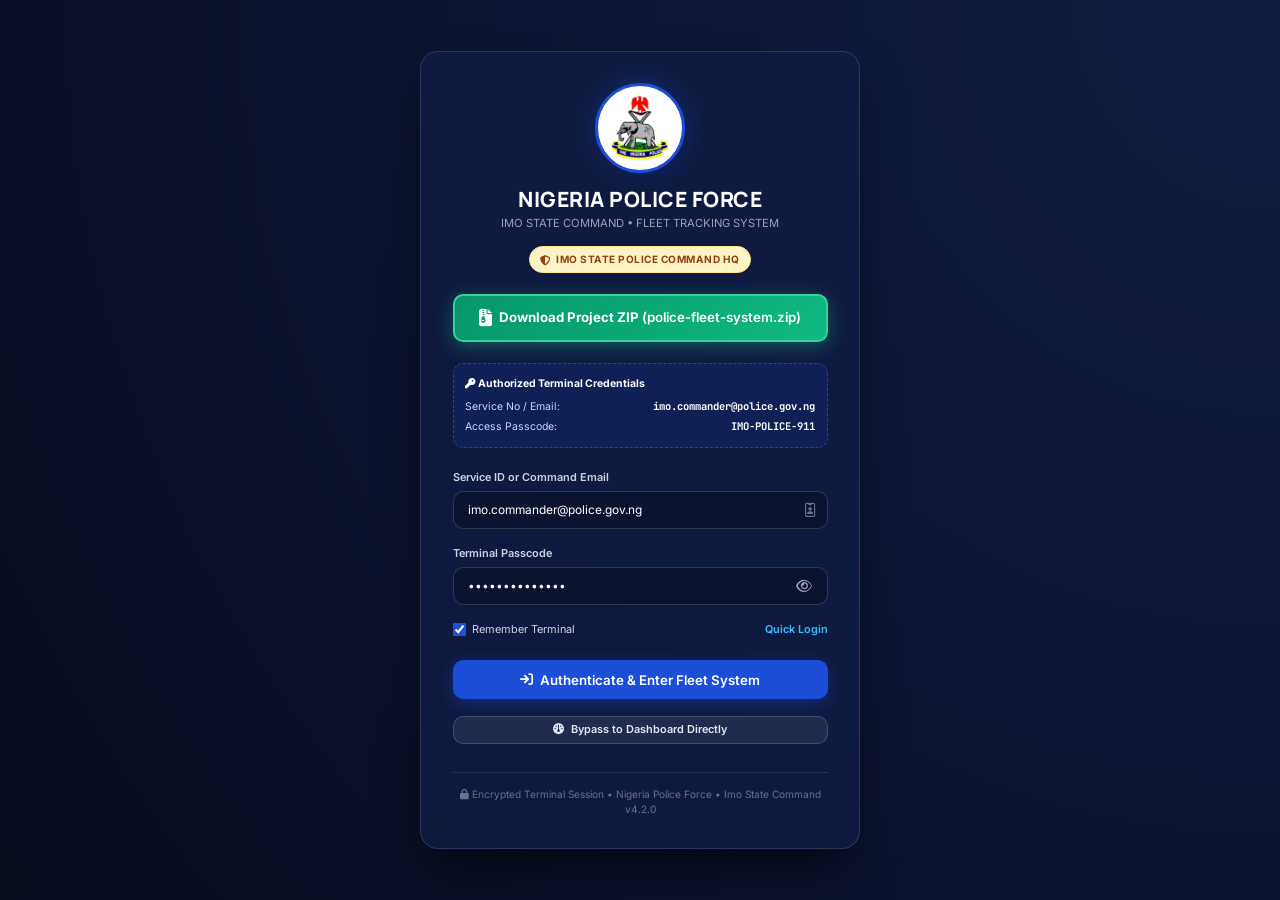
<file: police-car-tracking/police-fleet-system/index.html>
<!DOCTYPE html>
<html lang="en">
<head>
  <meta charset="UTF-8" />
  <meta name="viewport" content="width=device-width, initial-scale=1.0" />
  <title>Nigeria Police Force - Imo State Command | Fleet Tracking System</title>
  <meta name="description" content="Nigeria Police Force Imo State Command - Enterprise Fleet Management and Real-Time Vehicle Tracking System." />
  <meta property="og:title" content="Nigeria Police Force - Imo State Command | Fleet Tracking" />
  <meta property="og:description" content="Enterprise Police Fleet Management and Real-Time Vehicle Tracking System - Imo State Command." />
  
  <!-- Google Fonts -->
  <link rel="preconnect" href="https://fonts.googleapis.com" />
  <link rel="preconnect" href="https://fonts.gstatic.com" crossorigin />
  <link href="https://fonts.googleapis.com/css2?family=Inter:wght@300;400;500;600;700&family=JetBrains+Mono:wght@400;500;600;700&family=Manrope:wght@600;700;800&display=swap" rel="stylesheet" />
  
  <!-- Font Awesome 6 -->
  <link rel="stylesheet" href="https://cdnjs.cloudflare.com/ajax/libs/font-awesome/6.5.1/css/all.min.css" />
  
  <!-- Stylesheets -->
  <link rel="stylesheet" href="css/style.css" />
  <link rel="stylesheet" href="css/responsive.css" />
</head>
<body class="login-body">

  <div class="login-card">
    <div class="login-brand">
      <div class="login-badge-emblem">
        <img src="images/nigeria-police-logo.png" alt="Nigeria Police Force Logo" class="npf-main-logo" />
      </div>
      <div>
        <h1 class="login-title">NIGERIA POLICE FORCE</h1>
        <p class="login-subtitle">IMO STATE COMMAND &bull; FLEET TRACKING SYSTEM</p>
      </div>
      <div class="demo-data-pill" style="margin-top: 4px;">
        <i class="fa-solid fa-shield-halved"></i> IMO STATE POLICE COMMAND HQ
      </div>
    </div>

    <!-- PROMINENT ZIP DOWNLOAD CALLOUT -->
    <a href="police-fleet-system.zip" download="police-fleet-system.zip" class="btn btn-primary btn-lg" style="background: linear-gradient(135deg, #059669, #10b981); border: 2px solid #34d399; box-shadow: 0 4px 18px rgba(16, 185, 129, 0.4); text-align: center; text-decoration: none; font-size: 0.95rem; padding: 0.85rem 1rem;">
      <i class="fa-solid fa-file-zipper" style="font-size: 1.25rem;"></i>
      <span><strong>Download Project ZIP</strong> (police-fleet-system.zip)</span>
    </a>

    <!-- Demo Credentials Box -->
    <div class="demo-credentials-box">
      <div><strong><i class="fa-solid fa-key"></i> Authorized Terminal Credentials</strong></div>
      <div style="display: flex; justify-content: space-between; margin-top: 2px;">
        <span>Service No / Email:</span>
        <span style="font-family: var(--font-mono); font-weight: 700; color: #fff;">imo.commander@police.gov.ng</span>
      </div>
      <div style="display: flex; justify-content: space-between;">
        <span>Access Passcode:</span>
        <span style="font-family: var(--font-mono); font-weight: 700; color: #fff;">IMO-POLICE-911</span>
      </div>
    </div>

    <form class="login-form" id="login-form">
      <div class="form-group">
        <label class="form-label" for="login-username" style="color: #cbd5e1;">Service ID or Command Email</label>
        <div style="position: relative;">
          <input type="text" id="login-username" class="form-control" value="imo.commander@police.gov.ng" required placeholder="Enter service # or email" />
          <i class="fa-regular fa-id-badge" style="position: absolute; right: 12px; top: 50%; transform: translateY(-50%); color: #64748b;"></i>
        </div>
      </div>

      <div class="form-group">
        <label class="form-label" for="login-password" style="color: #cbd5e1;">Terminal Passcode</label>
        <div class="input-password-wrapper">
          <input type="password" id="login-password" class="form-control" value="IMO-POLICE-911" required placeholder="Enter passcode" />
          <button type="button" class="toggle-pwd-btn" id="btn-toggle-pwd" aria-label="Toggle password visibility">
            <i class="fa-regular fa-eye" id="toggle-pwd-icon"></i>
          </button>
        </div>
      </div>

      <div style="display: flex; align-items: center; justify-content: space-between; font-size: 0.78rem; color: #cbd5e1;">
        <label style="display: flex; align-items: center; gap: 0.45rem; cursor: pointer;">
          <input type="checkbox" id="login-remember" checked style="accent-color: var(--primary);" />
          Remember Terminal
        </label>
        <span style="color: #38bdf8; font-weight: 600; cursor: pointer;" onclick="quickLogin()">Quick Login</span>
      </div>

      <button type="submit" class="btn btn-primary btn-lg" style="width: 100%; margin-top: 0.5rem; box-shadow: 0 4px 16px rgba(29, 78, 216, 0.4);">
        <i class="fa-solid fa-arrow-right-to-bracket"></i> Authenticate & Enter Fleet System
      </button>

      <a href="dashboard.html" class="btn btn-secondary btn-sm" style="width: 100%; background: rgba(255, 255, 255, 0.08); border-color: rgba(255, 255, 255, 0.15); color: #e2e8f0;">
        <i class="fa-solid fa-gauge"></i> Bypass to Dashboard Directly
      </a>
    </form>

    <div style="text-align: center; font-size: 0.72rem; color: #64748b; border-top: 1px solid rgba(255, 255, 255, 0.1); padding-top: 1rem; margin-top: 0.5rem;">
      <i class="fa-solid fa-lock"></i> Encrypted Terminal Session &bull; Nigeria Police Force &bull; Imo State Command v4.2.0
    </div>
  </div>

  <script src="js/storage.js"></script>
  <script src="js/app.js"></script>
  <script>
    // Toggle Password Visibility
    const pwdInput = document.getElementById('login-password');
    const toggleBtn = document.getElementById('btn-toggle-pwd');
    const toggleIcon = document.getElementById('toggle-pwd-icon');

    toggleBtn.addEventListener('click', function () {
      if (pwdInput.type === 'password') {
        pwdInput.type = 'text';
        toggleIcon.className = 'fa-regular fa-eye-slash';
      } else {
        pwdInput.type = 'password';
        toggleIcon.className = 'fa-regular fa-eye';
      }
    });

    // Form Submit
    document.getElementById('login-form').addEventListener('submit', function (e) {
      e.preventDefault();
      quickLogin();
    });

    function quickLogin() {
      if (window.FleetStorage) {
        window.FleetStorage.setAuthSession({
          isLoggedIn: true,
          user: {
            name: 'CP Imo State Command',
            badge: 'NPF-IMO-001',
            role: 'Commissioner of Police / Fleet Command',
            email: document.getElementById('login-username').value
          }
        });
      }
      window.location.href = 'dashboard.html';
    }
  </script>
</body>
</html>
</file>
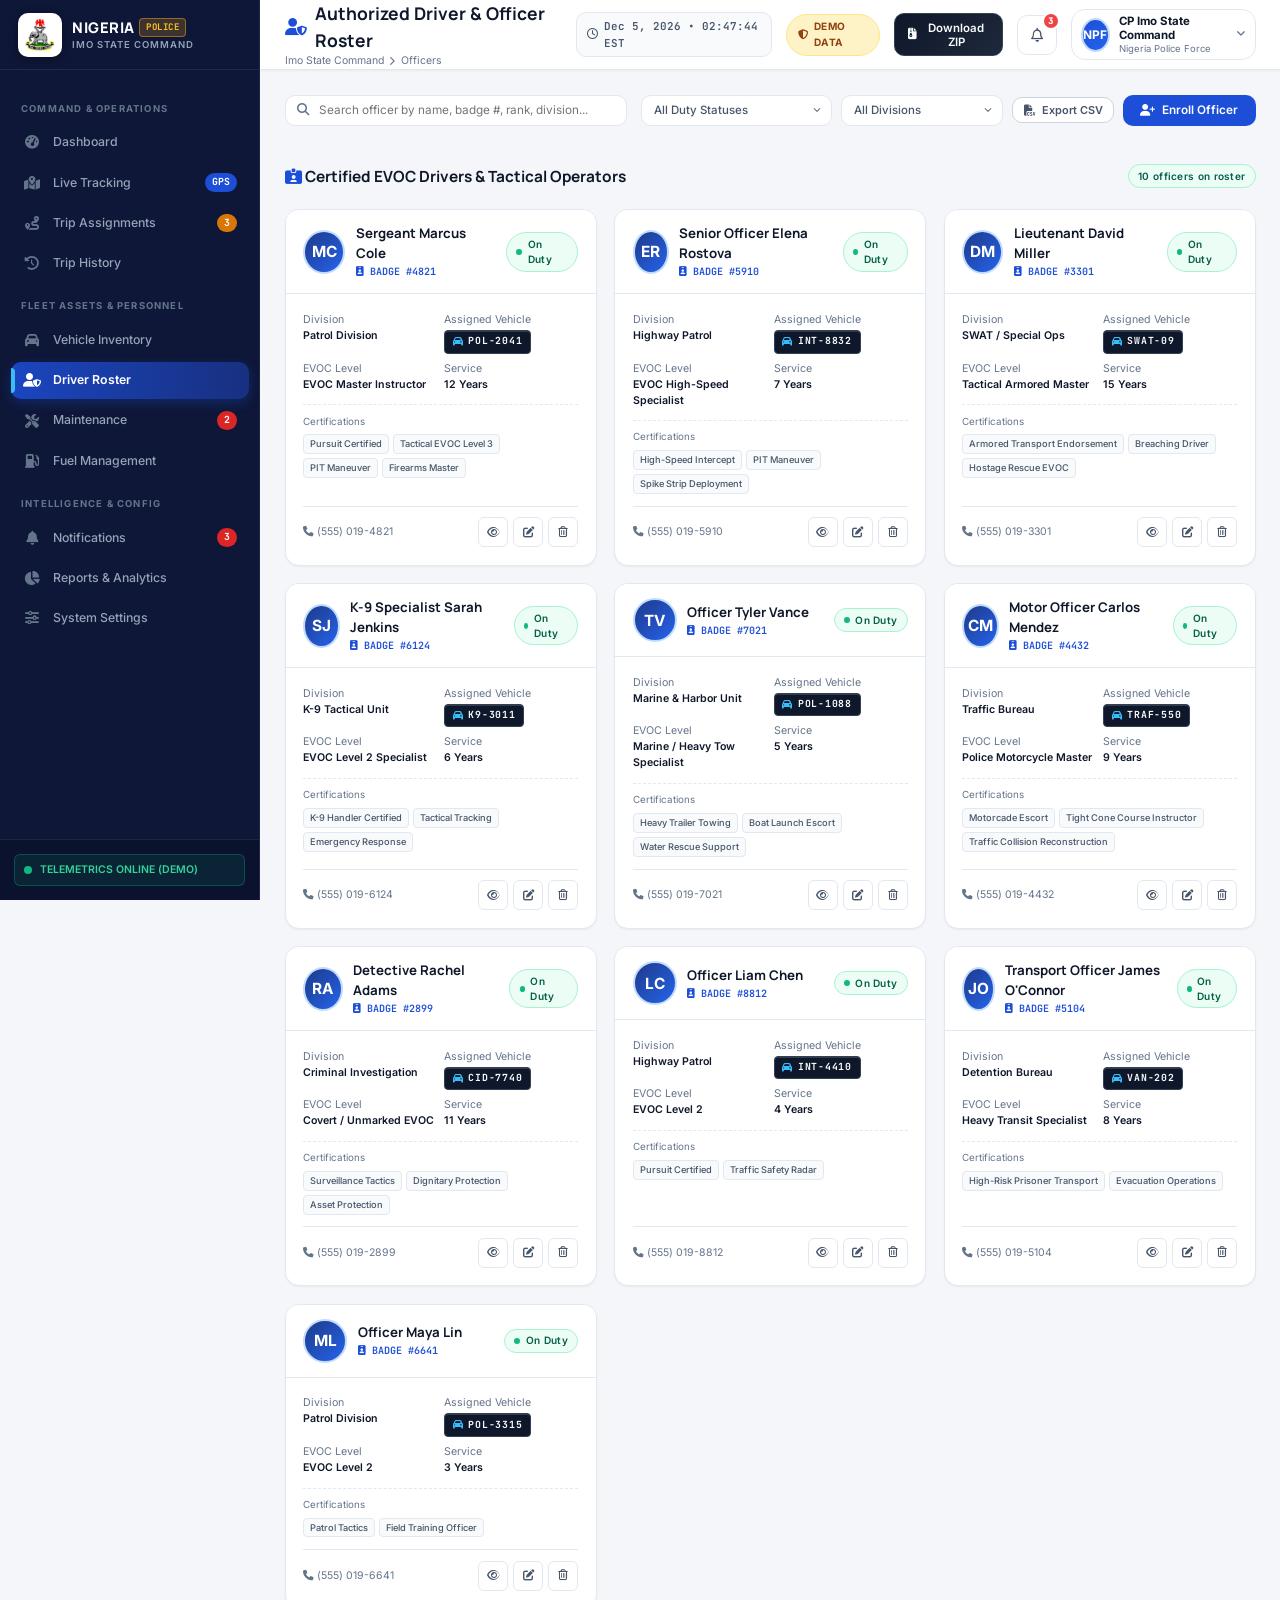
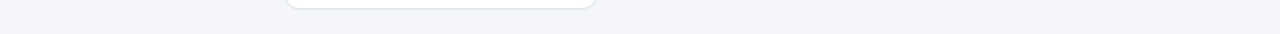
<file: police-car-tracking/police-fleet-system/drivers.html>
﻿<!DOCTYPE html>
<html lang="en">
<head>
  <meta charset="UTF-8" />
  <meta name="viewport" content="width=device-width, initial-scale=1.0" />
  <title>Nigeria Police Force (Imo State Command) - Driver & Officer Roster</title>
  <meta name="description" content="Police Fleet Management and Real-Time Vehicle Tracking System." />

  <!-- Google Fonts -->
  <link rel="preconnect" href="https://fonts.googleapis.com" />
  <link rel="preconnect" href="https://fonts.gstatic.com" crossorigin />
  <link href="https://fonts.googleapis.com/css2?family=Inter:wght@300;400;500;600;700&family=JetBrains+Mono:wght@400;500;600;700&family=Manrope:wght@600;700;800&display=swap" rel="stylesheet" />

  <!-- Font Awesome 6 -->
  <link rel="stylesheet" href="https://cdnjs.cloudflare.com/ajax/libs/font-awesome/6.5.1/css/all.min.css" />

  <!-- Master & Responsive CSS -->
  <link rel="stylesheet" href="css/style.css" />
  <link rel="stylesheet" href="css/responsive.css" />
</head>
<body>

  <div class="app-container">
    <div class="sidebar-backdrop" id="sidebar-backdrop"></div>

    <!-- SIDEBAR -->
    <aside class="sidebar">
      <div class="sidebar-header">
        <div class="sidebar-logo-icon">
          <img src="images/nigeria-police-logo.png" alt="Nigeria Police Force Logo" class="npf-sidebar-logo" />
        </div>
        <div class="sidebar-logo-text">
          <div class="sidebar-brand-name">
            NIGERIA <span class="sidebar-brand-badge">POLICE</span>
          </div>
          <span class="sidebar-subtext">Imo State Command</span>
        </div>
      </div>

      <nav class="sidebar-nav">
        <div class="nav-section-title">Command & Operations</div>
        <a href="dashboard.html" class="nav-link">
          <i class="fa-solid fa-gauge-high"></i>
          <span>Dashboard</span>
        </a>
        <a href="tracking.html" class="nav-link">
          <i class="fa-solid fa-map-location-dot"></i>
          <span>Live Tracking</span>
          <span class="nav-badge badge-blue">GPS</span>
        </a>
        <a href="trips.html" class="nav-link">
          <i class="fa-solid fa-route"></i>
          <span>Trip Assignments</span>
          <span class="nav-badge badge-amber" id="nav-badge-trips" style="display:none;">0</span>
        </a>
        <a href="trip-history.html" class="nav-link">
          <i class="fa-solid fa-clock-rotate-left"></i>
          <span>Trip History</span>
        </a>

        <div class="nav-section-title">Fleet Assets & Personnel</div>
        <a href="vehicles.html" class="nav-link">
          <i class="fa-solid fa-car"></i>
          <span>Vehicle Inventory</span>
        </a>
        <a href="drivers.html" class="nav-link active">
          <i class="fa-solid fa-user-shield"></i>
          <span>Driver Roster</span>
        </a>
        <a href="maintenance.html" class="nav-link">
          <i class="fa-solid fa-screwdriver-wrench"></i>
          <span>Maintenance</span>
          <span class="nav-badge badge-red" id="nav-badge-mnt" style="display:none;">0</span>
        </a>
        <a href="fuel.html" class="nav-link">
          <i class="fa-solid fa-gas-pump"></i>
          <span>Fuel Management</span>
        </a>

        <div class="nav-section-title">Intelligence & Config</div>
        <a href="notifications.html" class="nav-link">
          <i class="fa-solid fa-bell"></i>
          <span>Notifications</span>
          <span class="nav-badge badge-red" id="nav-badge-notif" style="display:none;">0</span>
        </a>
        <a href="reports.html" class="nav-link">
          <i class="fa-solid fa-chart-pie"></i>
          <span>Reports & Analytics</span>
        </a>
        <a href="settings.html" class="nav-link">
          <i class="fa-solid fa-sliders"></i>
          <span>System Settings</span>
        </a>
      </nav>

      <div class="sidebar-footer">
        <div class="system-status-indicator">
          <span class="pulse-dot"></span>
          <span>TELEMETRICS ONLINE (DEMO)</span>
        </div>
      </div>
    </aside>

    <!-- MAIN WRAPPER -->
    <div class="main-wrapper">
      <!-- TOP NAVIGATION -->
      <header class="top-header">
        <div class="header-left">
          <button class="mobile-menu-toggle" id="mobile-menu-toggle" aria-label="Toggle navigation menu">
            <i class="fa-solid fa-bars"></i>
          </button>
          <div class="header-page-title-group">
            <h1 class="header-page-title">
              <i class="fa-solid fa-user-shield text-blue-600" style="color: var(--primary);"></i> Authorized Driver & Officer Roster
            </h1>
            <div class="header-breadcrumbs">
              <span>Imo State Command</span>
              <i class="fa-solid fa-chevron-right" style="font-size: 0.65rem;"></i>
              <span>Officers</span>
            </div>
          </div>
        </div>

        <div class="header-right">
          <div class="live-clock-badge" id="header-live-clock">
            <i class="fa-regular fa-clock"></i> <span>--:--:--</span>
          </div>

          <div class="demo-data-pill">
            <i class="fa-solid fa-shield-halved"></i> DEMO DATA
          </div>

          <button class="btn-zip-download btn-download-zip" title="Download Complete Project ZIP Archive">
            <i class="fa-solid fa-file-zipper"></i>
            <span>Download ZIP</span>
          </button>

          <!-- Notifications Dropdown -->
          <div style="position: relative;">
            <button class="icon-btn" id="notif-dropdown-btn" aria-label="Notifications">
              <i class="fa-regular fa-bell"></i>
              <span class="badge-counter" id="notif-badge-count" style="display:none;">0</span>
            </button>
            <div class="dropdown-menu" id="notif-dropdown-menu">
              <div class="dropdown-header">
                <span class="dropdown-title"><i class="fa-solid fa-bell text-blue-600"></i> Dispatch Alerts</span>
                <button class="dropdown-action-btn" id="dropdown-mark-all-btn">Mark All Read</button>
              </div>
              <div class="dropdown-body" id="dropdown-notif-list"></div>
              <div class="dropdown-footer">
                <a href="notifications.html">View All Notifications <i class="fa-solid fa-arrow-right"></i></a>
              </div>
            </div>
          </div>

          <!-- User Profile -->
          <div style="position: relative;">
            <button class="user-profile-btn" id="user-profile-btn">
              <div class="user-avatar">NPF</div>
              <div class="user-info-text">
                <div class="user-name">Imo State Command</div>
                <div class="user-role">Nigeria Police Force</div>
              </div>
              <i class="fa-solid fa-angle-down" style="font-size: 0.75rem; color: var(--text-muted);"></i>
            </button>
            <div class="dropdown-menu user-dropdown-menu" id="user-dropdown-menu">
              <a href="settings.html" class="user-dropdown-item"><i class="fa-solid fa-id-badge"></i> Officer Profile</a>
              <a href="settings.html" class="user-dropdown-item"><i class="fa-solid fa-sliders"></i> System Settings</a>
              <div style="border-top: 1px solid var(--border-light); margin: 4px 0;"></div>
              <div class="user-dropdown-item danger" onclick="FleetStorage.logout()"><i class="fa-solid fa-right-from-bracket"></i> Sign Out</div>
            </div>
          </div>
        </div>
      </header>

      <!-- PAGE CONTENT -->
      <main class="page-content">

        <!-- SEARCH & FILTERS TOOLBAR -->
        <div class="filters-toolbar">
          <div class="search-box">
            <i class="fa-solid fa-magnifying-glass"></i>
            <input type="text" id="driver-search-input" class="search-input" placeholder="Search officer by name, badge #, rank, division..." />
          </div>

          <div class="filter-group">
            <select id="driver-filter-status" class="filter-select">
              <option value="ALL">All Duty Statuses</option>
              <option value="On Duty">On Duty (Available for Call)</option>
              <option value="Off Duty">Off Duty</option>
              <option value="On Leave">On Leave</option>
            </select>

            <select id="driver-filter-department" class="filter-select">
              <option value="ALL">All Divisions</option>
              <option value="Patrol Division">Patrol Division</option>
              <option value="Highway Patrol">Highway Patrol</option>
              <option value="SWAT / Special Ops">SWAT / Special Ops</option>
              <option value="K-9 Tactical Unit">K-9 Tactical Unit</option>
              <option value="Marine & Harbor Unit">Marine & Harbor Unit</option>
              <option value="Traffic Bureau">Traffic Bureau</option>
              <option value="Criminal Investigation">Criminal Investigation</option>
              <option value="Detention Bureau">Detention Bureau</option>
            </select>

            <button class="btn btn-secondary btn-sm" id="btn-export-drivers-csv" title="Export Officer Roster to CSV">
              <i class="fa-solid fa-file-csv"></i> Export CSV
            </button>

            <button class="btn btn-primary" id="btn-open-add-driver">
              <i class="fa-solid fa-user-plus"></i> Enroll Officer
            </button>
          </div>
        </div>

        <!-- ROSTER STATUS HEADER -->
        <div style="display: flex; align-items: center; justify-content: space-between;">
          <h2 style="font-family: var(--font-heading); font-size: 1.1rem; font-weight: 700; color: var(--text-main);">
            <i class="fa-solid fa-id-card-clip" style="color: var(--primary);"></i> Certified EVOC Drivers & Tactical Operators
          </h2>
          <span class="status-pill status-available" id="drivers-count-badge">Loading roster...</span>
        </div>

        <!-- DRIVER ROSTER GRID -->
        <div class="stats-grid" id="drivers-grid-container" style="grid-template-columns: repeat(auto-fill, minmax(310px, 1fr));">
          <!-- Populated by drivers.js -->
        </div>

      </main>
    </div>
  </div>

  <!-- MODAL: ADD / EDIT DRIVER -->
  <div class="modal-overlay" id="driver-crud-modal">
    <div class="modal-box lg">
      <div class="modal-header">
        <h3 class="modal-title" id="driver-modal-title">
          <i class="fa-solid fa-user-plus text-blue-600"></i> Enroll Officer
        </h3>
        <button class="modal-close-btn" onclick="FleetApp.closeModal('driver-crud-modal')">&times;</button>
      </div>
      <form id="driver-modal-form">
        <div class="modal-body">
          <div class="form-grid">
            <div class="form-group">
              <label class="form-label required" for="form-drv-badge">Police Badge Number</label>
              <input type="text" id="form-drv-badge" class="form-control" required placeholder="e.g. 4821" style="font-family: var(--font-mono);" />
            </div>

            <div class="form-group">
              <label class="form-label required" for="form-drv-rank">Rank / Title</label>
              <select id="form-drv-rank" class="form-control">
                <option value="Officer">Officer</option>
                <option value="Senior Officer">Senior Officer</option>
                <option value="Corporal">Corporal</option>
                <option value="Sergeant">Sergeant</option>
                <option value="Lieutenant">Lieutenant</option>
                <option value="Detective">Detective</option>
                <option value="K-9 Specialist">K-9 Specialist</option>
                <option value="Motor Officer">Motor Officer</option>
                <option value="Transport Officer">Transport Officer</option>
              </select>
            </div>

            <div class="form-group">
              <label class="form-label required" for="form-drv-firstname">First Name</label>
              <input type="text" id="form-drv-firstname" class="form-control" required placeholder="e.g. Marcus" />
            </div>

            <div class="form-group">
              <label class="form-label required" for="form-drv-lastname">Last Name</label>
              <input type="text" id="form-drv-lastname" class="form-control" required placeholder="e.g. Cole" />
            </div>

            <div class="form-group">
              <label class="form-label" for="form-drv-dept">Assigned Division</label>
              <select id="form-drv-dept" class="form-control">
                <option value="Patrol Division">Patrol Division</option>
                <option value="Highway Patrol">Highway Patrol</option>
                <option value="SWAT / Special Ops">SWAT / Special Ops</option>
                <option value="K-9 Tactical Unit">K-9 Tactical Unit</option>
                <option value="Marine & Harbor Unit">Marine & Harbor Unit</option>
                <option value="Traffic Bureau">Traffic Bureau</option>
                <option value="Criminal Investigation">Criminal Investigation</option>
                <option value="Detention Bureau">Detention Bureau</option>
              </select>
            </div>

            <div class="form-group">
              <label class="form-label" for="form-drv-status">Duty Readiness Status</label>
              <select id="form-drv-status" class="form-control">
                <option value="On Duty">On Duty (Available for Dispatch)</option>
                <option value="Off Duty">Off Duty</option>
                <option value="On Leave">On Leave / Training</option>
              </select>
            </div>

            <div class="form-group">
              <label class="form-label" for="form-drv-phone">Dispatch Contact Phone</label>
              <input type="text" id="form-drv-phone" class="form-control" placeholder="(555) 019-4821" />
            </div>

            <div class="form-group">
              <label class="form-label" for="form-drv-email">Official Police Email</label>
              <input type="email" id="form-drv-email" class="form-control" placeholder="m.cole@metropolice.gov" />
            </div>

            <div class="form-group">
              <label class="form-label" for="form-drv-license">Driver License Classification</label>
              <select id="form-drv-license" class="form-control">
                <option value="Class C Standard">Class C Standard</option>
                <option value="Class C Commercial">Class C Commercial</option>
                <option value="Class B Heavy Endorsement">Class B Heavy (Armored/Bus)</option>
                <option value="Class A Commercial">Class A Commercial</option>
                <option value="Class M Motorcycle Certified">Class M Motorcycle</option>
              </select>
            </div>

            <div class="form-group">
              <label class="form-label" for="form-drv-evoc">EVOC Certification Level</label>
              <select id="form-drv-evoc" class="form-control">
                <option value="EVOC Level 1 Standard">EVOC Level 1 Standard</option>
                <option value="EVOC Level 2 Specialist">EVOC Level 2 Specialist</option>
                <option value="EVOC High-Speed Specialist">EVOC High-Speed Specialist</option>
                <option value="EVOC Master Instructor">EVOC Master Instructor</option>
                <option value="Tactical Armored Master">Tactical Armored Master</option>
                <option value="Police Motorcycle Master">Police Motorcycle Master</option>
              </select>
            </div>

            <div class="form-group">
              <label class="form-label" for="form-drv-vehicle">Permanently Assigned Cruiser</label>
              <select id="form-drv-vehicle" class="form-control">
                <!-- Populated dynamically -->
              </select>
            </div>

            <div class="form-group">
              <label class="form-label" for="form-drv-years">Years of Department Service</label>
              <input type="number" id="form-drv-years" class="form-control" value="5" min="1" max="40" />
            </div>
          </div>
        </div>
        <div class="modal-footer">
          <button type="button" class="btn btn-secondary" onclick="FleetApp.closeModal('driver-crud-modal')">Cancel</button>
          <button type="submit" class="btn btn-primary"><i class="fa-solid fa-floppy-disk"></i> Save Officer Record</button>
        </div>
      </form>
    </div>
  </div>

  <!-- MODAL: VIEW OFFICER DOSSIER -->
  <div class="modal-overlay" id="driver-dossier-modal">
    <div class="modal-box">
      <div class="modal-header">
        <h3 class="modal-title">
          <i class="fa-solid fa-user-shield text-blue-600"></i> Officer Dossier: <span id="dossier-badge" style="font-family: var(--font-mono); margin-left: 6px; color: var(--primary);">BADGE #0000</span>
        </h3>
        <button class="modal-close-btn" onclick="FleetApp.closeModal('driver-dossier-modal')">&times;</button>
      </div>
      <div class="modal-body">
        <div style="display: flex; gap: 1rem; align-items: center; background: var(--bg-card-subtle); padding: 1.25rem; border-radius: var(--radius-md); border: 1px solid var(--border-light); margin-bottom: 1.25rem;">
          <div class="user-avatar" style="width: 52px; height: 52px; font-size: 1.4rem;">
            <i class="fa-solid fa-user"></i>
          </div>
          <div>
            <h4 id="dossier-name" style="font-family: var(--font-heading); font-size: 1.2rem; font-weight: 800; color: var(--text-main);">Officer Name</h4>
            <div style="font-size: 0.8rem; color: var(--text-muted);"><span id="dossier-dept">Patrol Division</span> &bull; <span id="dossier-status" style="font-weight: 700; color: #16a34a;">On Duty</span></div>
          </div>
        </div>

        <div style="display: grid; grid-template-columns: 1fr 1fr; gap: 0.75rem; font-size: 0.82rem; margin-bottom: 1.25rem;">
          <div><strong>Dispatch Phone:</strong> <span id="dossier-phone"></span></div>
          <div><strong>Department Email:</strong> <span id="dossier-email"></span></div>
          <div><strong>License Class:</strong> <span id="dossier-license"></span></div>
          <div><strong>EVOC Level:</strong> <span id="dossier-evoc"></span></div>
          <div><strong>Service Record:</strong> <span id="dossier-years"></span></div>
          <div><strong>Assigned Cruiser:</strong> <span id="dossier-vehicle" class="plate-badge"></span></div>
        </div>

        <div>
          <strong style="font-size: 0.82rem; display: block; margin-bottom: 0.5rem;"><i class="fa-solid fa-certificate text-blue-600"></i> Verified Tactical Certifications:</strong>
          <div id="dossier-certs-list" style="display: flex; flex-wrap: wrap; gap: 0.4rem;">
            <!-- Populated -->
          </div>
        </div>
      </div>
      <div class="modal-footer">
        <button type="button" class="btn btn-secondary btn-sm" onclick="FleetApp.closeModal('driver-dossier-modal')">Close Dossier</button>
      </div>
    </div>
  </div>

  <!-- Core App Scripts -->
  <script src="js/storage.js"></script>
  <script src="js/app.js"></script>
  <script src="js/drivers.js"></script>
</body>
</html>
</file>
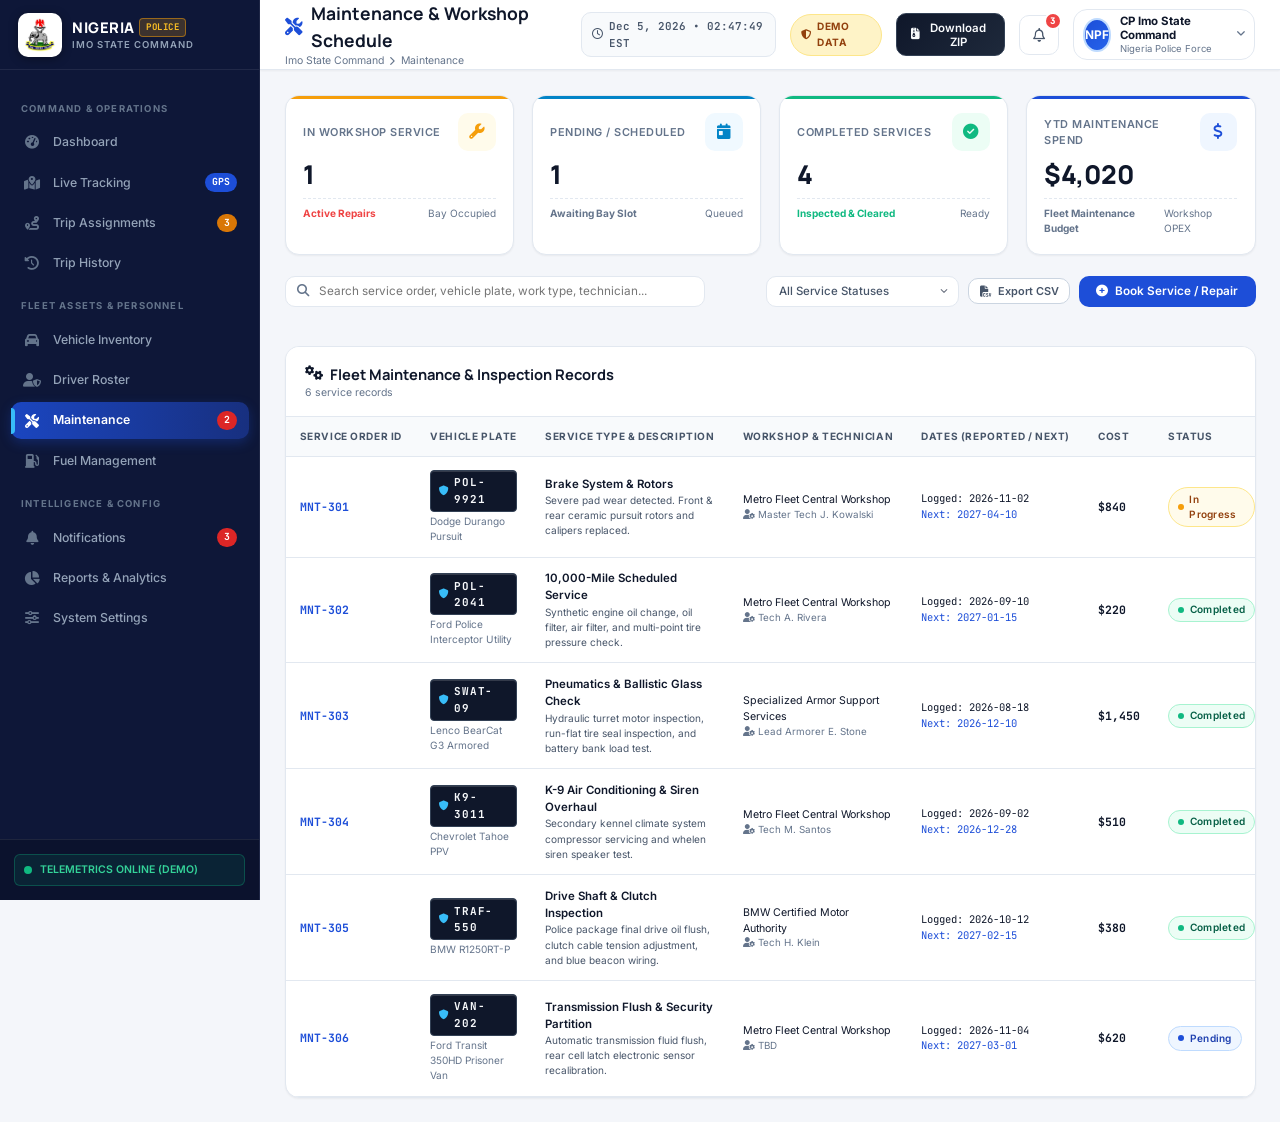
<file: police-car-tracking/police-fleet-system/maintenance.html>
﻿<!DOCTYPE html>
<html lang="en">
<head>
  <meta charset="UTF-8" />
  <meta name="viewport" content="width=device-width, initial-scale=1.0" />
  <title>Nigeria Police Force (Imo State Command) - Maintenance & Workshop</title>
  <meta name="description" content="Police Fleet Management and Real-Time Vehicle Tracking System." />

  <!-- Google Fonts -->
  <link rel="preconnect" href="https://fonts.googleapis.com" />
  <link rel="preconnect" href="https://fonts.gstatic.com" crossorigin />
  <link href="https://fonts.googleapis.com/css2?family=Inter:wght@300;400;500;600;700&family=JetBrains+Mono:wght@400;500;600;700&family=Manrope:wght@600;700;800&display=swap" rel="stylesheet" />

  <!-- Font Awesome 6 -->
  <link rel="stylesheet" href="https://cdnjs.cloudflare.com/ajax/libs/font-awesome/6.5.1/css/all.min.css" />

  <!-- Master & Responsive CSS -->
  <link rel="stylesheet" href="css/style.css" />
  <link rel="stylesheet" href="css/responsive.css" />
</head>
<body>

  <div class="app-container">
    <div class="sidebar-backdrop" id="sidebar-backdrop"></div>

    <!-- SIDEBAR -->
    <aside class="sidebar">
      <div class="sidebar-header">
        <div class="sidebar-logo-icon">
          <img src="images/nigeria-police-logo.png" alt="Nigeria Police Force Logo" class="npf-sidebar-logo" />
        </div>
        <div class="sidebar-logo-text">
          <div class="sidebar-brand-name">
            NIGERIA <span class="sidebar-brand-badge">POLICE</span>
          </div>
          <span class="sidebar-subtext">Imo State Command</span>
        </div>
      </div>

      <nav class="sidebar-nav">
        <div class="nav-section-title">Command & Operations</div>
        <a href="dashboard.html" class="nav-link">
          <i class="fa-solid fa-gauge-high"></i>
          <span>Dashboard</span>
        </a>
        <a href="tracking.html" class="nav-link">
          <i class="fa-solid fa-map-location-dot"></i>
          <span>Live Tracking</span>
          <span class="nav-badge badge-blue">GPS</span>
        </a>
        <a href="trips.html" class="nav-link">
          <i class="fa-solid fa-route"></i>
          <span>Trip Assignments</span>
          <span class="nav-badge badge-amber" id="nav-badge-trips" style="display:none;">0</span>
        </a>
        <a href="trip-history.html" class="nav-link">
          <i class="fa-solid fa-clock-rotate-left"></i>
          <span>Trip History</span>
        </a>

        <div class="nav-section-title">Fleet Assets & Personnel</div>
        <a href="vehicles.html" class="nav-link">
          <i class="fa-solid fa-car"></i>
          <span>Vehicle Inventory</span>
        </a>
        <a href="drivers.html" class="nav-link">
          <i class="fa-solid fa-user-shield"></i>
          <span>Driver Roster</span>
        </a>
        <a href="maintenance.html" class="nav-link active">
          <i class="fa-solid fa-screwdriver-wrench"></i>
          <span>Maintenance</span>
          <span class="nav-badge badge-red" id="nav-badge-mnt" style="display:none;">0</span>
        </a>
        <a href="fuel.html" class="nav-link">
          <i class="fa-solid fa-gas-pump"></i>
          <span>Fuel Management</span>
        </a>

        <div class="nav-section-title">Intelligence & Config</div>
        <a href="notifications.html" class="nav-link">
          <i class="fa-solid fa-bell"></i>
          <span>Notifications</span>
          <span class="nav-badge badge-red" id="nav-badge-notif" style="display:none;">0</span>
        </a>
        <a href="reports.html" class="nav-link">
          <i class="fa-solid fa-chart-pie"></i>
          <span>Reports & Analytics</span>
        </a>
        <a href="settings.html" class="nav-link">
          <i class="fa-solid fa-sliders"></i>
          <span>System Settings</span>
        </a>
      </nav>

      <div class="sidebar-footer">
        <div class="system-status-indicator">
          <span class="pulse-dot"></span>
          <span>TELEMETRICS ONLINE (DEMO)</span>
        </div>
      </div>
    </aside>

    <!-- MAIN WRAPPER -->
    <div class="main-wrapper">
      <!-- TOP NAVIGATION -->
      <header class="top-header">
        <div class="header-left">
          <button class="mobile-menu-toggle" id="mobile-menu-toggle" aria-label="Toggle navigation menu">
            <i class="fa-solid fa-bars"></i>
          </button>
          <div class="header-page-title-group">
            <h1 class="header-page-title">
              <i class="fa-solid fa-screwdriver-wrench text-blue-600" style="color: var(--primary);"></i> Maintenance & Workshop Schedule
            </h1>
            <div class="header-breadcrumbs">
              <span>Imo State Command</span>
              <i class="fa-solid fa-chevron-right" style="font-size: 0.65rem;"></i>
              <span>Maintenance</span>
            </div>
          </div>
        </div>

        <div class="header-right">
          <div class="live-clock-badge" id="header-live-clock">
            <i class="fa-regular fa-clock"></i> <span>--:--:--</span>
          </div>

          <div class="demo-data-pill">
            <i class="fa-solid fa-shield-halved"></i> DEMO DATA
          </div>

          <button class="btn-zip-download btn-download-zip" title="Download Complete Project ZIP Archive">
            <i class="fa-solid fa-file-zipper"></i>
            <span>Download ZIP</span>
          </button>

          <!-- Notifications Dropdown -->
          <div style="position: relative;">
            <button class="icon-btn" id="notif-dropdown-btn" aria-label="Notifications">
              <i class="fa-regular fa-bell"></i>
              <span class="badge-counter" id="notif-badge-count" style="display:none;">0</span>
            </button>
            <div class="dropdown-menu" id="notif-dropdown-menu">
              <div class="dropdown-header">
                <span class="dropdown-title"><i class="fa-solid fa-bell text-blue-600"></i> Dispatch Alerts</span>
                <button class="dropdown-action-btn" id="dropdown-mark-all-btn">Mark All Read</button>
              </div>
              <div class="dropdown-body" id="dropdown-notif-list"></div>
              <div class="dropdown-footer">
                <a href="notifications.html">View All Notifications <i class="fa-solid fa-arrow-right"></i></a>
              </div>
            </div>
          </div>

          <!-- User Profile -->
          <div style="position: relative;">
            <button class="user-profile-btn" id="user-profile-btn">
              <div class="user-avatar">NPF</div>
              <div class="user-info-text">
                <div class="user-name">Imo State Command</div>
                <div class="user-role">Nigeria Police Force</div>
              </div>
              <i class="fa-solid fa-angle-down" style="font-size: 0.75rem; color: var(--text-muted);"></i>
            </button>
            <div class="dropdown-menu user-dropdown-menu" id="user-dropdown-menu">
              <a href="settings.html" class="user-dropdown-item"><i class="fa-solid fa-id-badge"></i> Officer Profile</a>
              <a href="settings.html" class="user-dropdown-item"><i class="fa-solid fa-sliders"></i> System Settings</a>
              <div style="border-top: 1px solid var(--border-light); margin: 4px 0;"></div>
              <div class="user-dropdown-item danger" onclick="FleetStorage.logout()"><i class="fa-solid fa-right-from-bracket"></i> Sign Out</div>
            </div>
          </div>
        </div>
      </header>

      <!-- PAGE CONTENT -->
      <main class="page-content">

        <!-- MAINTENANCE KPI CARDS -->
        <section class="stats-grid">
          <div class="stat-card warning">
            <div class="stat-card-header">
              <span class="stat-label">In Workshop Service</span>
              <div class="stat-icon warning"><i class="fa-solid fa-wrench"></i></div>
            </div>
            <div class="stat-value" id="mnt-kpi-inprogress">0</div>
            <div class="stat-footer">
              <span class="stat-trend negative">Active Repairs</span>
              <span>Bay Occupied</span>
            </div>
          </div>

          <div class="stat-card info">
            <div class="stat-card-header">
              <span class="stat-label">Pending / Scheduled</span>
              <div class="stat-icon info"><i class="fa-solid fa-calendar-day"></i></div>
            </div>
            <div class="stat-value" id="mnt-kpi-pending">0</div>
            <div class="stat-footer">
              <span class="stat-trend neutral">Awaiting Bay Slot</span>
              <span>Queued</span>
            </div>
          </div>

          <div class="stat-card success">
            <div class="stat-card-header">
              <span class="stat-label">Completed Services</span>
              <div class="stat-icon success"><i class="fa-solid fa-circle-check"></i></div>
            </div>
            <div class="stat-value" id="mnt-kpi-completed">0</div>
            <div class="stat-footer">
              <span class="stat-trend positive">Inspected & Cleared</span>
              <span>Ready</span>
            </div>
          </div>

          <div class="stat-card primary">
            <div class="stat-card-header">
              <span class="stat-label">YTD Maintenance Spend</span>
              <div class="stat-icon primary"><i class="fa-solid fa-dollar-sign"></i></div>
            </div>
            <div class="stat-value" id="mnt-kpi-totalcost">$0</div>
            <div class="stat-footer">
              <span class="stat-trend neutral">Fleet Maintenance Budget</span>
              <span>Workshop OPEX</span>
            </div>
          </div>
        </section>

        <!-- SEARCH & ACTIONS TOOLBAR -->
        <div class="filters-toolbar">
          <div class="search-box">
            <i class="fa-solid fa-magnifying-glass"></i>
            <input type="text" id="mnt-search-input" class="search-input" placeholder="Search service order, vehicle plate, work type, technician..." />
          </div>

          <div class="filter-group">
            <select id="mnt-filter-status" class="filter-select">
              <option value="ALL">All Service Statuses</option>
              <option value="In Progress">In Progress (Bay Occupied)</option>
              <option value="Pending">Pending Booking</option>
              <option value="Completed">Completed Services</option>
            </select>

            <button class="btn btn-secondary btn-sm" id="btn-export-maintenance-csv" title="Export Service Logs to CSV">
              <i class="fa-solid fa-file-csv"></i> Export CSV
            </button>

            <button class="btn btn-primary" id="btn-open-add-maintenance">
              <i class="fa-solid fa-plus-circle"></i> Book Service / Repair
            </button>
          </div>
        </div>

        <!-- MAINTENANCE LOGS TABLE CARD -->
        <div class="content-card">
          <div class="card-header">
            <div class="card-title-group">
              <h2 class="card-title">
                <i class="fa-solid fa-gears text-blue-600"></i> Fleet Maintenance & Inspection Records
              </h2>
              <span class="card-subtitle" id="maintenance-count-badge">Loading service logs...</span>
            </div>
          </div>
          <div class="card-body no-padding">
            <div class="table-responsive">
              <table class="data-table">
                <thead>
                  <tr>
                    <th>Service Order ID</th>
                    <th>Vehicle Plate</th>
                    <th>Service Type & Description</th>
                    <th>Workshop & Technician</th>
                    <th>Dates (Reported / Next)</th>
                    <th>Cost</th>
                    <th>Status</th>
                    <th>Actions</th>
                  </tr>
                </thead>
                <tbody id="maintenance-table-tbody">
                  <!-- Populated by maintenance.js -->
                </tbody>
              </table>
            </div>
          </div>
        </div>

      </main>
    </div>
  </div>

  <!-- MODAL: ADD / EDIT MAINTENANCE -->
  <div class="modal-overlay" id="maintenance-crud-modal">
    <div class="modal-box lg">
      <div class="modal-header">
        <h3 class="modal-title" id="maintenance-modal-title">
          <i class="fa-solid fa-wrench text-blue-600"></i> Book Fleet Service
        </h3>
        <button class="modal-close-btn" onclick="FleetApp.closeModal('maintenance-crud-modal')">&times;</button>
      </div>
      <form id="maintenance-modal-form">
        <div class="modal-body">
          <div class="form-grid">
            <div class="form-group">
              <label class="form-label required" for="form-mnt-vehicle">Police Unit</label>
              <select id="form-mnt-vehicle" class="form-control" required>
                <!-- Dynamically populated -->
              </select>
            </div>

            <div class="form-group">
              <label class="form-label required" for="form-mnt-type">Maintenance / Service Type</label>
              <select id="form-mnt-type" class="form-control" required>
                <option value="10,000-Mile Scheduled Service">10,000-Mile Scheduled Service</option>
                <option value="Brake System & Rotors Overhaul">Brake System & Rotors Overhaul</option>
                <option value="Transmission Flush & Inspection">Transmission Flush & Inspection</option>
                <option value="Emergency Siren & Lightbar Repair">Emergency Siren & Lightbar Repair</option>
                <option value="Ballistic Glass & Armor Inspection">Ballistic Glass & Armor Inspection</option>
                <option value="High-Speed Pursuit Tire Replacement">High-Speed Pursuit Tire Replacement</option>
                <option value="Suspension & Steering Alignment">Suspension & Steering Alignment</option>
                <option value="K-9 Kennel Climate System Repair">K-9 Kennel Climate System Repair</option>
              </select>
            </div>

            <div class="form-group">
              <label class="form-label" for="form-mnt-cost">Estimated / Actual Cost ($)</label>
              <input type="number" id="form-mnt-cost" class="form-control" value="450" min="0" step="10" />
            </div>

            <div class="form-group">
              <label class="form-label" for="form-mnt-status">Service Status</label>
              <select id="form-mnt-status" class="form-control">
                <option value="In Progress">In Progress (Bay Occupied)</option>
                <option value="Pending">Pending Service Booking</option>
                <option value="Completed">Completed & Returned to Fleet</option>
              </select>
            </div>

            <div class="form-group">
              <label class="form-label required" for="form-mnt-reported-date">Date Reported / Booked</label>
              <input type="date" id="form-mnt-reported-date" class="form-control" required />
            </div>

            <div class="form-group">
              <label class="form-label" for="form-mnt-service-date">Service Date</label>
              <input type="date" id="form-mnt-service-date" class="form-control" />
            </div>

            <div class="form-group">
              <label class="form-label" for="form-mnt-next-date">Next Scheduled Service Due</label>
              <input type="date" id="form-mnt-next-date" class="form-control" />
            </div>

            <div class="form-group">
              <label class="form-label" for="form-mnt-provider">Repair Facility / Service Center</label>
              <input type="text" id="form-mnt-provider" class="form-control" value="Metro Fleet Central Workshop, Bay 2" />
            </div>

            <div class="form-group">
              <label class="form-label" for="form-mnt-tech">Assigned Master Technician</label>
              <input type="text" id="form-mnt-tech" class="form-control" value="Master Tech J. Kowalski" />
            </div>

            <div class="form-group full-width">
              <label class="form-label" for="form-mnt-desc">Detailed Work Order Description</label>
              <textarea id="form-mnt-desc" class="form-control" rows="2" placeholder="Describe symptoms, replaced OEM parts, telemetry diagnostic codes..."></textarea>
            </div>
          </div>
        </div>
        <div class="modal-footer">
          <button type="button" class="btn btn-secondary" onclick="FleetApp.closeModal('maintenance-crud-modal')">Cancel</button>
          <button type="submit" class="btn btn-primary"><i class="fa-solid fa-floppy-disk"></i> Save Service Order</button>
        </div>
      </form>
    </div>
  </div>

  <!-- Core App Scripts -->
  <script src="js/storage.js"></script>
  <script src="js/app.js"></script>
  <script src="js/maintenance.js"></script>
</body>
</html>
</file>
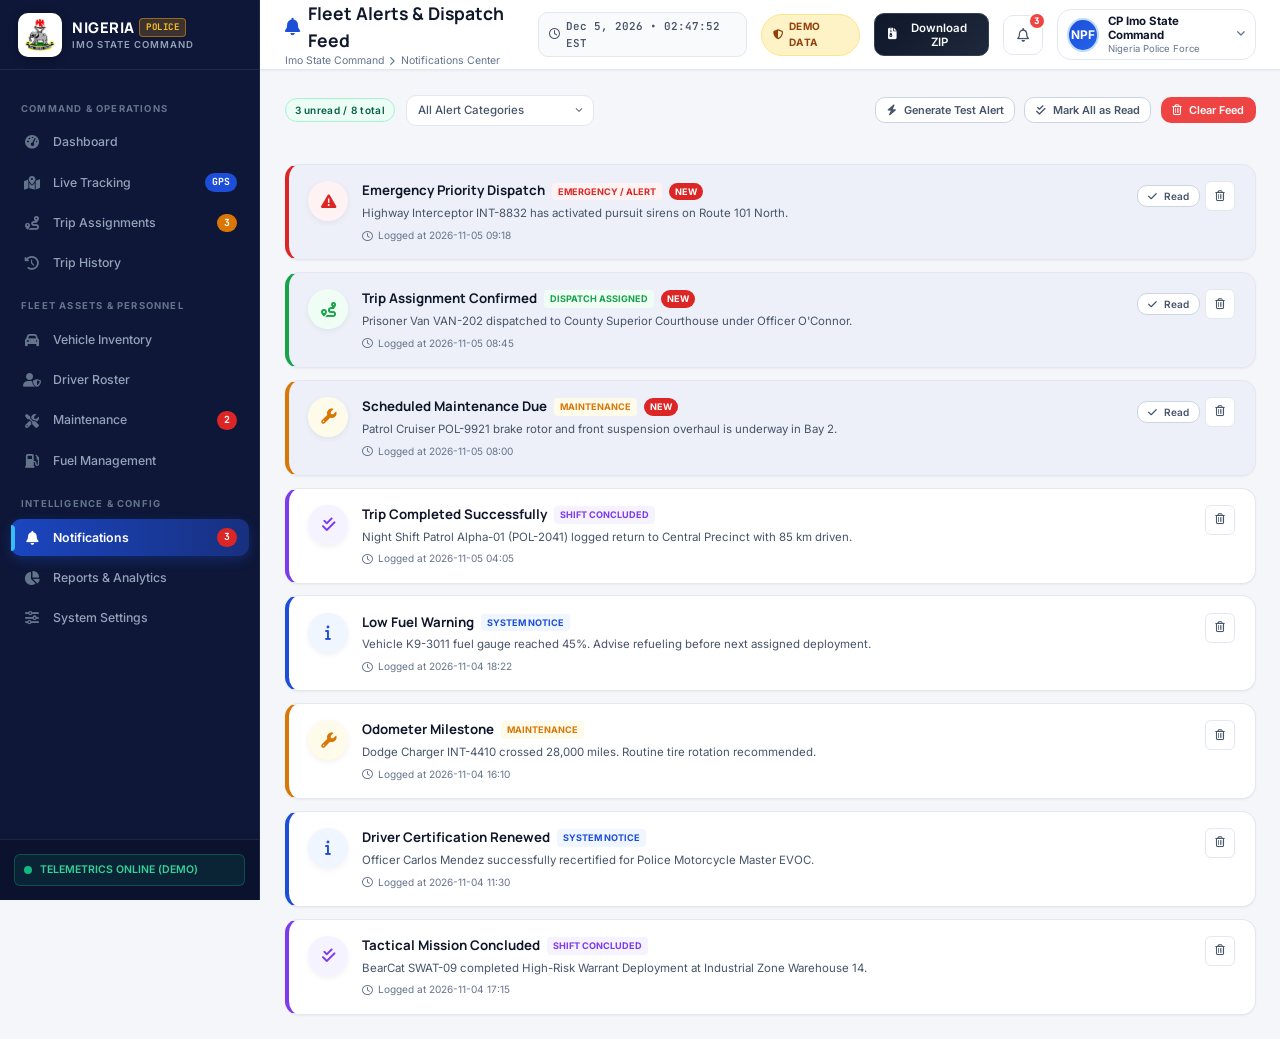
<file: police-car-tracking/police-fleet-system/notifications.html>
﻿<!DOCTYPE html>
<html lang="en">
<head>
  <meta charset="UTF-8" />
  <meta name="viewport" content="width=device-width, initial-scale=1.0" />
  <title>Nigeria Police Force (Imo State Command) - Notifications & Dispatch Alerts</title>
  <meta name="description" content="Police Fleet Management and Real-Time Vehicle Tracking System." />

  <!-- Google Fonts -->
  <link rel="preconnect" href="https://fonts.googleapis.com" />
  <link rel="preconnect" href="https://fonts.gstatic.com" crossorigin />
  <link href="https://fonts.googleapis.com/css2?family=Inter:wght@300;400;500;600;700&family=JetBrains+Mono:wght@400;500;600;700&family=Manrope:wght@600;700;800&display=swap" rel="stylesheet" />

  <!-- Font Awesome 6 -->
  <link rel="stylesheet" href="https://cdnjs.cloudflare.com/ajax/libs/font-awesome/6.5.1/css/all.min.css" />

  <!-- Master & Responsive CSS -->
  <link rel="stylesheet" href="css/style.css" />
  <link rel="stylesheet" href="css/responsive.css" />
</head>
<body>

  <div class="app-container">
    <div class="sidebar-backdrop" id="sidebar-backdrop"></div>

    <!-- SIDEBAR -->
    <aside class="sidebar">
      <div class="sidebar-header">
        <div class="sidebar-logo-icon">
          <img src="images/nigeria-police-logo.png" alt="Nigeria Police Force Logo" class="npf-sidebar-logo" />
        </div>
        <div class="sidebar-logo-text">
          <div class="sidebar-brand-name">
            NIGERIA <span class="sidebar-brand-badge">POLICE</span>
          </div>
          <span class="sidebar-subtext">Imo State Command</span>
        </div>
      </div>

      <nav class="sidebar-nav">
        <div class="nav-section-title">Command & Operations</div>
        <a href="dashboard.html" class="nav-link">
          <i class="fa-solid fa-gauge-high"></i>
          <span>Dashboard</span>
        </a>
        <a href="tracking.html" class="nav-link">
          <i class="fa-solid fa-map-location-dot"></i>
          <span>Live Tracking</span>
          <span class="nav-badge badge-blue">GPS</span>
        </a>
        <a href="trips.html" class="nav-link">
          <i class="fa-solid fa-route"></i>
          <span>Trip Assignments</span>
          <span class="nav-badge badge-amber" id="nav-badge-trips" style="display:none;">0</span>
        </a>
        <a href="trip-history.html" class="nav-link">
          <i class="fa-solid fa-clock-rotate-left"></i>
          <span>Trip History</span>
        </a>

        <div class="nav-section-title">Fleet Assets & Personnel</div>
        <a href="vehicles.html" class="nav-link">
          <i class="fa-solid fa-car"></i>
          <span>Vehicle Inventory</span>
        </a>
        <a href="drivers.html" class="nav-link">
          <i class="fa-solid fa-user-shield"></i>
          <span>Driver Roster</span>
        </a>
        <a href="maintenance.html" class="nav-link">
          <i class="fa-solid fa-screwdriver-wrench"></i>
          <span>Maintenance</span>
          <span class="nav-badge badge-red" id="nav-badge-mnt" style="display:none;">0</span>
        </a>
        <a href="fuel.html" class="nav-link">
          <i class="fa-solid fa-gas-pump"></i>
          <span>Fuel Management</span>
        </a>

        <div class="nav-section-title">Intelligence & Config</div>
        <a href="notifications.html" class="nav-link active">
          <i class="fa-solid fa-bell"></i>
          <span>Notifications</span>
          <span class="nav-badge badge-red" id="nav-badge-notif" style="display:none;">0</span>
        </a>
        <a href="reports.html" class="nav-link">
          <i class="fa-solid fa-chart-pie"></i>
          <span>Reports & Analytics</span>
        </a>
        <a href="settings.html" class="nav-link">
          <i class="fa-solid fa-sliders"></i>
          <span>System Settings</span>
        </a>
      </nav>

      <div class="sidebar-footer">
        <div class="system-status-indicator">
          <span class="pulse-dot"></span>
          <span>TELEMETRICS ONLINE (DEMO)</span>
        </div>
      </div>
    </aside>

    <!-- MAIN WRAPPER -->
    <div class="main-wrapper">
      <!-- TOP NAVIGATION -->
      <header class="top-header">
        <div class="header-left">
          <button class="mobile-menu-toggle" id="mobile-menu-toggle" aria-label="Toggle navigation menu">
            <i class="fa-solid fa-bars"></i>
          </button>
          <div class="header-page-title-group">
            <h1 class="header-page-title">
              <i class="fa-solid fa-bell text-blue-600" style="color: var(--primary);"></i> Fleet Alerts & Dispatch Feed
            </h1>
            <div class="header-breadcrumbs">
              <span>Imo State Command</span>
              <i class="fa-solid fa-chevron-right" style="font-size: 0.65rem;"></i>
              <span>Notifications Center</span>
            </div>
          </div>
        </div>

        <div class="header-right">
          <div class="live-clock-badge" id="header-live-clock">
            <i class="fa-regular fa-clock"></i> <span>--:--:--</span>
          </div>

          <div class="demo-data-pill">
            <i class="fa-solid fa-shield-halved"></i> DEMO DATA
          </div>

          <button class="btn-zip-download btn-download-zip" title="Download Complete Project ZIP Archive">
            <i class="fa-solid fa-file-zipper"></i>
            <span>Download ZIP</span>
          </button>

          <!-- Notifications Dropdown -->
          <div style="position: relative;">
            <button class="icon-btn" id="notif-dropdown-btn" aria-label="Notifications">
              <i class="fa-regular fa-bell"></i>
              <span class="badge-counter" id="notif-badge-count" style="display:none;">0</span>
            </button>
            <div class="dropdown-menu" id="notif-dropdown-menu">
              <div class="dropdown-header">
                <span class="dropdown-title"><i class="fa-solid fa-bell text-blue-600"></i> Dispatch Alerts</span>
                <button class="dropdown-action-btn" id="dropdown-mark-all-btn">Mark All Read</button>
              </div>
              <div class="dropdown-body" id="dropdown-notif-list"></div>
              <div class="dropdown-footer">
                <a href="notifications.html">View All Notifications <i class="fa-solid fa-arrow-right"></i></a>
              </div>
            </div>
          </div>

          <!-- User Profile -->
          <div style="position: relative;">
            <button class="user-profile-btn" id="user-profile-btn">
              <div class="user-avatar">NPF</div>
              <div class="user-info-text">
                <div class="user-name">Imo State Command</div>
                <div class="user-role">Nigeria Police Force</div>
              </div>
              <i class="fa-solid fa-angle-down" style="font-size: 0.75rem; color: var(--text-muted);"></i>
            </button>
            <div class="dropdown-menu user-dropdown-menu" id="user-dropdown-menu">
              <a href="settings.html" class="user-dropdown-item"><i class="fa-solid fa-id-badge"></i> Officer Profile</a>
              <a href="settings.html" class="user-dropdown-item"><i class="fa-solid fa-sliders"></i> System Settings</a>
              <div style="border-top: 1px solid var(--border-light); margin: 4px 0;"></div>
              <div class="user-dropdown-item danger" onclick="FleetStorage.logout()"><i class="fa-solid fa-right-from-bracket"></i> Sign Out</div>
            </div>
          </div>
        </div>
      </header>

      <!-- PAGE CONTENT -->
      <main class="page-content">

        <!-- TOOLBAR -->
        <div class="filters-toolbar">
          <div style="display: flex; align-items: center; gap: 0.75rem;">
            <span class="status-pill status-available" id="notif-page-count">0 unread</span>
            <select id="notif-filter-type" class="filter-select">
              <option value="ALL">All Alert Categories</option>
              <option value="alert">Emergency / Priority Alerts</option>
              <option value="assignment">Dispatch Assignments</option>
              <option value="maintenance">Maintenance Warnings</option>
              <option value="completed">Completed Missions</option>
              <option value="update">Operational Updates</option>
            </select>
          </div>

          <div class="filter-group">
            <button class="btn btn-secondary btn-sm" id="btn-generate-test-alert">
              <i class="fa-solid fa-bolt"></i> Generate Test Alert
            </button>
            <button class="btn btn-secondary btn-sm" id="btn-mark-all-read">
              <i class="fa-solid fa-check-double"></i> Mark All as Read
            </button>
            <button class="btn btn-danger btn-sm" id="btn-clear-all-notifs">
              <i class="fa-regular fa-trash-can"></i> Clear Feed
            </button>
          </div>
        </div>

        <!-- NOTIFICATIONS FEED -->
        <div id="notifications-full-list" style="display: flex; flex-direction: column; gap: 0.85rem;">
          <!-- Populated by notifications.js -->
        </div>

      </main>
    </div>
  </div>

  <!-- Core App Scripts -->
  <script src="js/storage.js"></script>
  <script src="js/app.js"></script>
  <script src="js/notifications.js"></script>
</body>
</html>
</file>
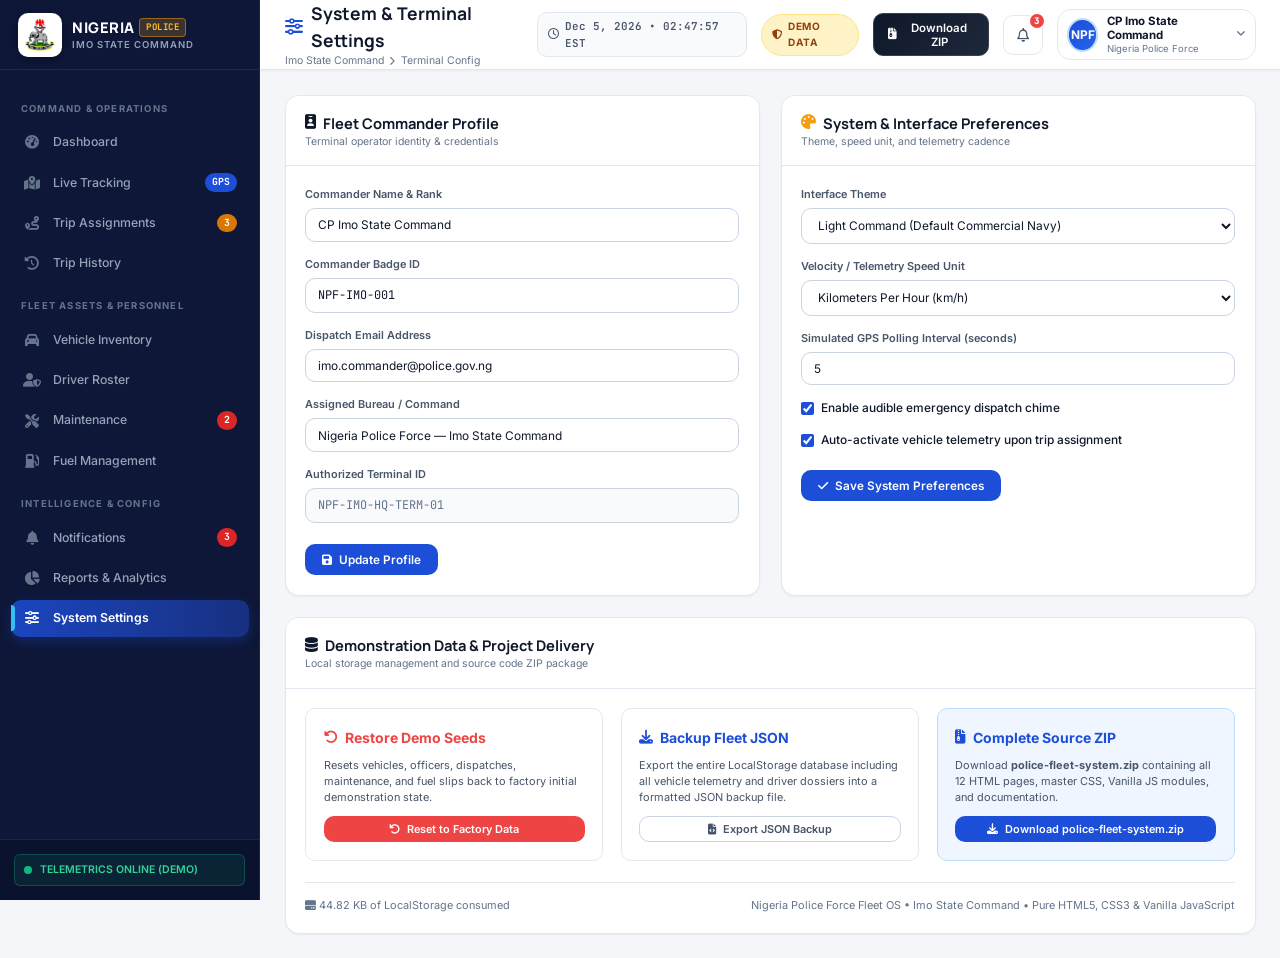
<file: police-car-tracking/police-fleet-system/settings.html>
<!DOCTYPE html>
<html lang="en">
<head>
  <meta charset="UTF-8" />
  <meta name="viewport" content="width=device-width, initial-scale=1.0" />
  <title>Nigeria Police Force (Imo State Command) - System & Terminal Settings</title>
  <meta name="description" content="Police Fleet Management and Real-Time Vehicle Tracking System." />

  <!-- Google Fonts -->
  <link rel="preconnect" href="https://fonts.googleapis.com" />
  <link rel="preconnect" href="https://fonts.gstatic.com" crossorigin />
  <link href="https://fonts.googleapis.com/css2?family=Inter:wght@300;400;500;600;700&family=JetBrains+Mono:wght@400;500;600;700&family=Manrope:wght@600;700;800&display=swap" rel="stylesheet" />

  <!-- Font Awesome 6 -->
  <link rel="stylesheet" href="https://cdnjs.cloudflare.com/ajax/libs/font-awesome/6.5.1/css/all.min.css" />

  <!-- Master & Responsive CSS -->
  <link rel="stylesheet" href="css/style.css" />
  <link rel="stylesheet" href="css/responsive.css" />
</head>
<body>

  <div class="app-container">
    <div class="sidebar-backdrop" id="sidebar-backdrop"></div>

    <!-- SIDEBAR -->
    <aside class="sidebar">
      <div class="sidebar-header">
        <div class="sidebar-logo-icon">
          <img src="images/nigeria-police-logo.png" alt="Nigeria Police Force Logo" class="npf-sidebar-logo" />
        </div>
        <div class="sidebar-logo-text">
          <div class="sidebar-brand-name">
            NIGERIA <span class="sidebar-brand-badge">POLICE</span>
          </div>
          <span class="sidebar-subtext">Imo State Command</span>
        </div>
      </div>

      <nav class="sidebar-nav">
        <div class="nav-section-title">Command & Operations</div>
        <a href="dashboard.html" class="nav-link">
          <i class="fa-solid fa-gauge-high"></i>
          <span>Dashboard</span>
        </a>
        <a href="tracking.html" class="nav-link">
          <i class="fa-solid fa-map-location-dot"></i>
          <span>Live Tracking</span>
          <span class="nav-badge badge-blue">GPS</span>
        </a>
        <a href="trips.html" class="nav-link">
          <i class="fa-solid fa-route"></i>
          <span>Trip Assignments</span>
          <span class="nav-badge badge-amber" id="nav-badge-trips" style="display:none;">0</span>
        </a>
        <a href="trip-history.html" class="nav-link">
          <i class="fa-solid fa-clock-rotate-left"></i>
          <span>Trip History</span>
        </a>

        <div class="nav-section-title">Fleet Assets & Personnel</div>
        <a href="vehicles.html" class="nav-link">
          <i class="fa-solid fa-car"></i>
          <span>Vehicle Inventory</span>
        </a>
        <a href="drivers.html" class="nav-link">
          <i class="fa-solid fa-user-shield"></i>
          <span>Driver Roster</span>
        </a>
        <a href="maintenance.html" class="nav-link">
          <i class="fa-solid fa-screwdriver-wrench"></i>
          <span>Maintenance</span>
          <span class="nav-badge badge-red" id="nav-badge-mnt" style="display:none;">0</span>
        </a>
        <a href="fuel.html" class="nav-link">
          <i class="fa-solid fa-gas-pump"></i>
          <span>Fuel Management</span>
        </a>

        <div class="nav-section-title">Intelligence & Config</div>
        <a href="notifications.html" class="nav-link">
          <i class="fa-solid fa-bell"></i>
          <span>Notifications</span>
          <span class="nav-badge badge-red" id="nav-badge-notif" style="display:none;">0</span>
        </a>
        <a href="reports.html" class="nav-link">
          <i class="fa-solid fa-chart-pie"></i>
          <span>Reports & Analytics</span>
        </a>
        <a href="settings.html" class="nav-link active">
          <i class="fa-solid fa-sliders"></i>
          <span>System Settings</span>
        </a>
      </nav>

      <div class="sidebar-footer">
        <div class="system-status-indicator">
          <span class="pulse-dot"></span>
          <span>TELEMETRICS ONLINE (DEMO)</span>
        </div>
      </div>
    </aside>

    <!-- MAIN WRAPPER -->
    <div class="main-wrapper">
      <!-- TOP NAVIGATION -->
      <header class="top-header">
        <div class="header-left">
          <button class="mobile-menu-toggle" id="mobile-menu-toggle" aria-label="Toggle navigation menu">
            <i class="fa-solid fa-bars"></i>
          </button>
          <div class="header-page-title-group">
            <h1 class="header-page-title">
              <i class="fa-solid fa-sliders text-blue-600" style="color: var(--primary);"></i> System & Terminal Settings
            </h1>
            <div class="header-breadcrumbs">
              <span>Imo State Command</span>
              <i class="fa-solid fa-chevron-right" style="font-size: 0.65rem;"></i>
              <span>Terminal Config</span>
            </div>
          </div>
        </div>

        <div class="header-right">
          <div class="live-clock-badge" id="header-live-clock">
            <i class="fa-regular fa-clock"></i> <span>--:--:--</span>
          </div>

          <div class="demo-data-pill">
            <i class="fa-solid fa-shield-halved"></i> DEMO DATA
          </div>

          <button class="btn-zip-download btn-download-zip" title="Download Complete Project ZIP Archive">
            <i class="fa-solid fa-file-zipper"></i>
            <span>Download ZIP</span>
          </button>

          <!-- Notifications Dropdown -->
          <div style="position: relative;">
            <button class="icon-btn" id="notif-dropdown-btn" aria-label="Notifications">
              <i class="fa-regular fa-bell"></i>
              <span class="badge-counter" id="notif-badge-count" style="display:none;">0</span>
            </button>
            <div class="dropdown-menu" id="notif-dropdown-menu">
              <div class="dropdown-header">
                <span class="dropdown-title"><i class="fa-solid fa-bell text-blue-600"></i> Dispatch Alerts</span>
                <button class="dropdown-action-btn" id="dropdown-mark-all-btn">Mark All Read</button>
              </div>
              <div class="dropdown-body" id="dropdown-notif-list"></div>
              <div class="dropdown-footer">
                <a href="notifications.html">View All Notifications <i class="fa-solid fa-arrow-right"></i></a>
              </div>
            </div>
          </div>

          <!-- User Profile -->
          <div style="position: relative;">
            <button class="user-profile-btn" id="user-profile-btn">
              <div class="user-avatar">NPF</div>
              <div class="user-info-text">
                <div class="user-name">Imo State Command</div>
                <div class="user-role">Nigeria Police Force</div>
              </div>
              <i class="fa-solid fa-angle-down" style="font-size: 0.75rem; color: var(--text-muted);"></i>
            </button>
            <div class="dropdown-menu user-dropdown-menu" id="user-dropdown-menu">
              <a href="settings.html" class="user-dropdown-item"><i class="fa-solid fa-id-badge"></i> Officer Profile</a>
              <a href="settings.html" class="user-dropdown-item"><i class="fa-solid fa-sliders"></i> System Settings</a>
              <div style="border-top: 1px solid var(--border-light); margin: 4px 0;"></div>
              <div class="user-dropdown-item danger" onclick="FleetStorage.logout()"><i class="fa-solid fa-right-from-bracket"></i> Sign Out</div>
            </div>
          </div>
        </div>
      </header>

      <!-- PAGE CONTENT -->
      <main class="page-content">

        <div style="display: grid; grid-template-columns: 1fr 1fr; gap: 1.5rem;" class="form-grid">
          <!-- Administrator Profile Settings -->
          <div class="content-card">
            <div class="card-header">
              <div class="card-title-group">
                <h2 class="card-title"><i class="fa-solid fa-id-badge text-blue-600"></i> Fleet Commander Profile</h2>
                <span class="card-subtitle">Terminal operator identity & credentials</span>
              </div>
            </div>
            <div class="card-body">
              <form id="settings-profile-form">
                <div class="form-group" style="margin-bottom: 1rem;">
                  <label class="form-label" for="settings-commander-name">Commander Name & Rank</label>
                  <input type="text" id="settings-commander-name" class="form-control" />
                </div>

                <div class="form-group" style="margin-bottom: 1rem;">
                  <label class="form-label" for="settings-commander-badge">Commander Badge ID</label>
                  <input type="text" id="settings-commander-badge" class="form-control" style="font-family: var(--font-mono);" />
                </div>

                <div class="form-group" style="margin-bottom: 1rem;">
                  <label class="form-label" for="settings-commander-email">Dispatch Email Address</label>
                  <input type="email" id="settings-commander-email" class="form-control" />
                </div>

                <div class="form-group" style="margin-bottom: 1rem;">
                  <label class="form-label" for="settings-department">Assigned Bureau / Command</label>
                  <input type="text" id="settings-department" class="form-control" />
                </div>

                <div class="form-group" style="margin-bottom: 1.5rem;">
                  <label class="form-label" for="settings-terminal-id">Authorized Terminal ID</label>
                  <input type="text" id="settings-terminal-id" class="form-control" readonly style="font-family: var(--font-mono); color: var(--text-muted);" />
                </div>

                <button type="submit" class="btn btn-primary">
                  <i class="fa-solid fa-floppy-disk"></i> Update Profile
                </button>
              </form>
            </div>
          </div>

          <!-- System & Display Preferences -->
          <div class="content-card">
            <div class="card-header">
              <div class="card-title-group">
                <h2 class="card-title"><i class="fa-solid fa-palette" style="color: var(--accent-gold);"></i> System & Interface Preferences</h2>
                <span class="card-subtitle">Theme, speed unit, and telemetry cadence</span>
              </div>
            </div>
            <div class="card-body">
              <form id="settings-system-form">
                <div class="form-group" style="margin-bottom: 1rem;">
                  <label class="form-label" for="settings-theme-select">Interface Theme</label>
                  <select id="settings-theme-select" class="form-control">
                    <option value="light">Light Command (Default Commercial Navy)</option>
                    <option value="dark">Dark Tactical Mode</option>
                  </select>
                </div>

                <div class="form-group" style="margin-bottom: 1rem;">
                  <label class="form-label" for="settings-speed-unit">Velocity / Telemetry Speed Unit</label>
                  <select id="settings-speed-unit" class="form-control">
                    <option value="MPH">Miles Per Hour (MPH)</option>
                    <option value="KMH">Kilometers Per Hour (km/h)</option>
                  </select>
                </div>

                <div class="form-group" style="margin-bottom: 1rem;">
                  <label class="form-label" for="settings-refresh-rate">Simulated GPS Polling Interval (seconds)</label>
                  <input type="number" id="settings-refresh-rate" class="form-control" min="2" max="30" value="5" />
                </div>

                <div class="form-group" style="margin-bottom: 1rem;">
                  <label style="display: flex; align-items: center; gap: 0.5rem; cursor: pointer; font-size: 0.85rem; font-weight: 500;">
                    <input type="checkbox" id="settings-audio-alerts" checked style="accent-color: var(--primary);" />
                    Enable audible emergency dispatch chime
                  </label>
                </div>

                <div class="form-group" style="margin-bottom: 1.5rem;">
                  <label style="display: flex; align-items: center; gap: 0.5rem; cursor: pointer; font-size: 0.85rem; font-weight: 500;">
                    <input type="checkbox" id="settings-auto-assign" checked style="accent-color: var(--primary);" />
                    Auto-activate vehicle telemetry upon trip assignment
                  </label>
                </div>

                <button type="submit" class="btn btn-primary">
                  <i class="fa-solid fa-check"></i> Save System Preferences
                </button>
              </form>
            </div>
          </div>
        </div>

        <!-- DEMO DATA MANAGEMENT & SOURCE CODE ARCHIVE -->
        <div class="content-card">
          <div class="card-header">
            <div class="card-title-group">
              <h2 class="card-title"><i class="fa-solid fa-database text-blue-600"></i> Demonstration Data & Project Delivery</h2>
              <span class="card-subtitle">Local storage management and source code ZIP package</span>
            </div>
          </div>
          <div class="card-body">
            <div style="display: grid; grid-template-columns: repeat(3, 1fr); gap: 1.25rem;">
              <!-- Factory Reset -->
              <div style="border: 1px solid var(--border-light); border-radius: var(--radius-md); padding: 1.25rem; display: flex; flex-direction: column; gap: 0.75rem;">
                <div style="display: flex; align-items: center; gap: 0.5rem; font-weight: 700; color: var(--danger);">
                  <i class="fa-solid fa-rotate-left"></i> Restore Demo Seeds
                </div>
                <p style="font-size: 0.78rem; color: var(--text-secondary); line-height: 1.45;">
                  Resets vehicles, officers, dispatches, maintenance, and fuel slips back to factory initial demonstration state.
                </p>
                <button type="button" class="btn btn-danger btn-sm" id="btn-reset-demo-data" style="margin-top: auto;">
                  <i class="fa-solid fa-arrow-rotate-left"></i> Reset to Factory Data
                </button>
              </div>

              <!-- Export Full DB JSON -->
              <div style="border: 1px solid var(--border-light); border-radius: var(--radius-md); padding: 1.25rem; display: flex; flex-direction: column; gap: 0.75rem;">
                <div style="display: flex; align-items: center; gap: 0.5rem; font-weight: 700; color: var(--primary);">
                  <i class="fa-solid fa-download"></i> Backup Fleet JSON
                </div>
                <p style="font-size: 0.78rem; color: var(--text-secondary); line-height: 1.45;">
                  Export the entire LocalStorage database including all vehicle telemetry and driver dossiers into a formatted JSON backup file.
                </p>
                <button type="button" class="btn btn-secondary btn-sm" id="btn-export-db-json" style="margin-top: auto;">
                  <i class="fa-solid fa-file-code"></i> Export JSON Backup
                </button>
              </div>

              <!-- Download Source Code ZIP -->
              <div style="border: 1px solid #bfdbfe; background: #eff6ff; border-radius: var(--radius-md); padding: 1.25rem; display: flex; flex-direction: column; gap: 0.75rem;">
                <div style="display: flex; align-items: center; gap: 0.5rem; font-weight: 700; color: var(--primary);">
                  <i class="fa-solid fa-file-zipper"></i> Complete Source ZIP
                </div>
                <p style="font-size: 0.78rem; color: var(--text-secondary); line-height: 1.45;">
                  Download <strong>police-fleet-system.zip</strong> containing all 12 HTML pages, master CSS, Vanilla JS modules, and documentation.
                </p>
                <button type="button" class="btn btn-primary btn-sm btn-download-zip" style="margin-top: auto;">
                  <i class="fa-solid fa-download"></i> Download police-fleet-system.zip
                </button>
              </div>
            </div>

            <div style="margin-top: 1.5rem; padding-top: 1rem; border-top: 1px solid var(--border-light); display: flex; justify-content: space-between; align-items: center; font-size: 0.78rem; color: var(--text-muted);">
              <div>
                <i class="fa-solid fa-hard-drive"></i> <span id="settings-storage-used">Calculating storage...</span>
              </div>
              <div>
                Nigeria Police Force Fleet OS &bull; Imo State Command &bull; Pure HTML5, CSS3 & Vanilla JavaScript
              </div>
            </div>
          </div>
        </div>

      </main>
    </div>
  </div>

  <!-- Core App Scripts -->
  <script src="js/storage.js"></script>
  <script src="js/app.js"></script>
  <script src="js/settings.js"></script>
</body>
</html>
</file>
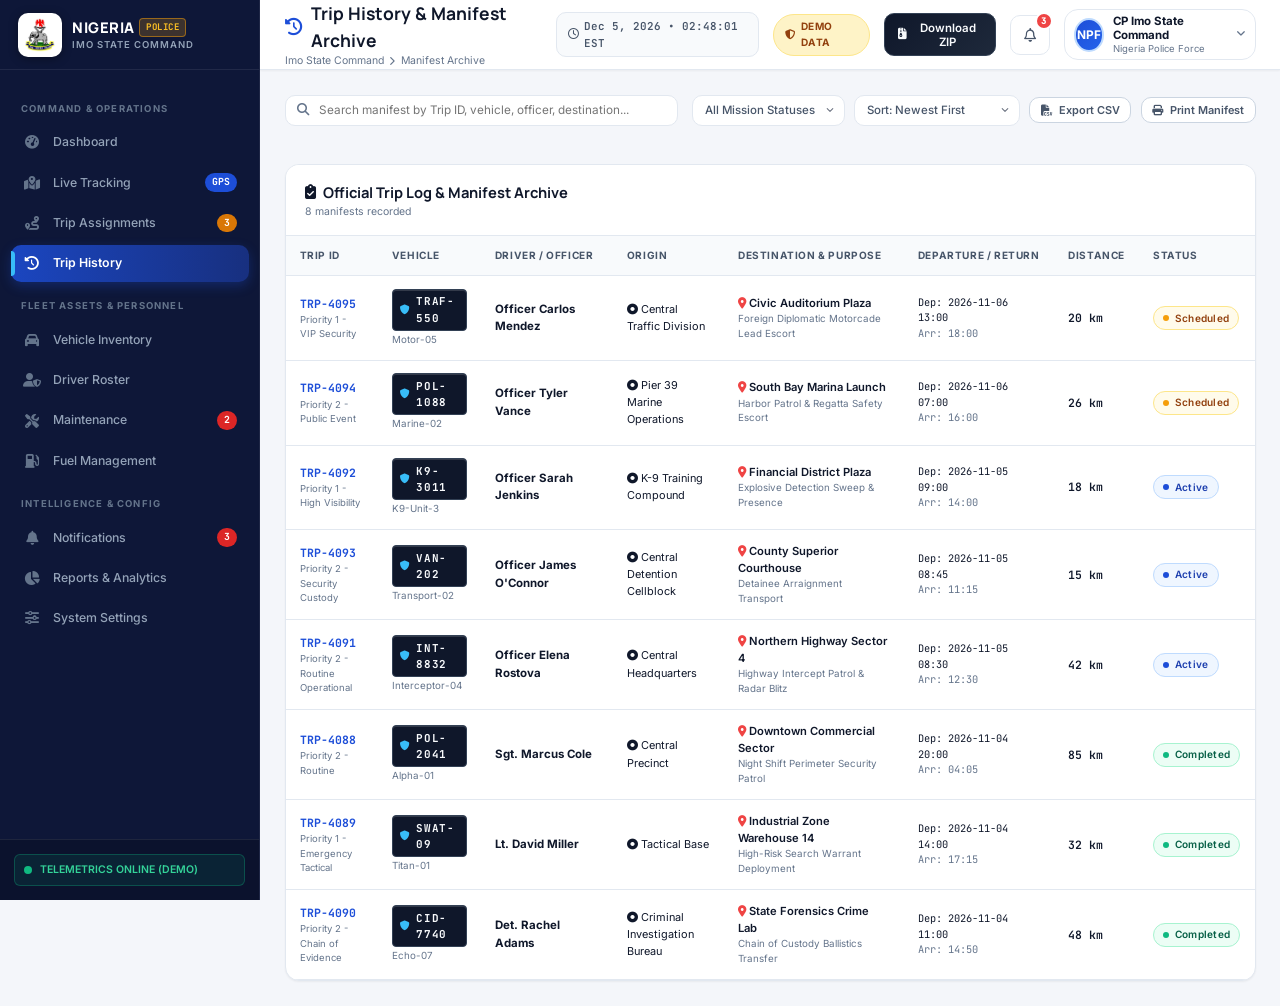
<file: police-car-tracking/police-fleet-system/trip-history.html>
﻿<!DOCTYPE html>
<html lang="en">
<head>
  <meta charset="UTF-8" />
  <meta name="viewport" content="width=device-width, initial-scale=1.0" />
  <title>Nigeria Police Force (Imo State Command) - Trip History & Manifest Archive</title>
  <meta name="description" content="Police Fleet Management and Real-Time Vehicle Tracking System." />

  <!-- Google Fonts -->
  <link rel="preconnect" href="https://fonts.googleapis.com" />
  <link rel="preconnect" href="https://fonts.gstatic.com" crossorigin />
  <link href="https://fonts.googleapis.com/css2?family=Inter:wght@300;400;500;600;700&family=JetBrains+Mono:wght@400;500;600;700&family=Manrope:wght@600;700;800&display=swap" rel="stylesheet" />

  <!-- Font Awesome 6 -->
  <link rel="stylesheet" href="https://cdnjs.cloudflare.com/ajax/libs/font-awesome/6.5.1/css/all.min.css" />

  <!-- Master & Responsive CSS -->
  <link rel="stylesheet" href="css/style.css" />
  <link rel="stylesheet" href="css/responsive.css" />
</head>
<body>

  <div class="app-container">
    <div class="sidebar-backdrop" id="sidebar-backdrop"></div>

    <!-- SIDEBAR -->
    <aside class="sidebar">
      <div class="sidebar-header">
        <div class="sidebar-logo-icon">
          <img src="images/nigeria-police-logo.png" alt="Nigeria Police Force Logo" class="npf-sidebar-logo" />
        </div>
        <div class="sidebar-logo-text">
          <div class="sidebar-brand-name">
            NIGERIA <span class="sidebar-brand-badge">POLICE</span>
          </div>
          <span class="sidebar-subtext">Imo State Command</span>
        </div>
      </div>

      <nav class="sidebar-nav">
        <div class="nav-section-title">Command & Operations</div>
        <a href="dashboard.html" class="nav-link">
          <i class="fa-solid fa-gauge-high"></i>
          <span>Dashboard</span>
        </a>
        <a href="tracking.html" class="nav-link">
          <i class="fa-solid fa-map-location-dot"></i>
          <span>Live Tracking</span>
          <span class="nav-badge badge-blue">GPS</span>
        </a>
        <a href="trips.html" class="nav-link">
          <i class="fa-solid fa-route"></i>
          <span>Trip Assignments</span>
          <span class="nav-badge badge-amber" id="nav-badge-trips" style="display:none;">0</span>
        </a>
        <a href="trip-history.html" class="nav-link active">
          <i class="fa-solid fa-clock-rotate-left"></i>
          <span>Trip History</span>
        </a>

        <div class="nav-section-title">Fleet Assets & Personnel</div>
        <a href="vehicles.html" class="nav-link">
          <i class="fa-solid fa-car"></i>
          <span>Vehicle Inventory</span>
        </a>
        <a href="drivers.html" class="nav-link">
          <i class="fa-solid fa-user-shield"></i>
          <span>Driver Roster</span>
        </a>
        <a href="maintenance.html" class="nav-link">
          <i class="fa-solid fa-screwdriver-wrench"></i>
          <span>Maintenance</span>
          <span class="nav-badge badge-red" id="nav-badge-mnt" style="display:none;">0</span>
        </a>
        <a href="fuel.html" class="nav-link">
          <i class="fa-solid fa-gas-pump"></i>
          <span>Fuel Management</span>
        </a>

        <div class="nav-section-title">Intelligence & Config</div>
        <a href="notifications.html" class="nav-link">
          <i class="fa-solid fa-bell"></i>
          <span>Notifications</span>
          <span class="nav-badge badge-red" id="nav-badge-notif" style="display:none;">0</span>
        </a>
        <a href="reports.html" class="nav-link">
          <i class="fa-solid fa-chart-pie"></i>
          <span>Reports & Analytics</span>
        </a>
        <a href="settings.html" class="nav-link">
          <i class="fa-solid fa-sliders"></i>
          <span>System Settings</span>
        </a>
      </nav>

      <div class="sidebar-footer">
        <div class="system-status-indicator">
          <span class="pulse-dot"></span>
          <span>TELEMETRICS ONLINE (DEMO)</span>
        </div>
      </div>
    </aside>

    <!-- MAIN WRAPPER -->
    <div class="main-wrapper">
      <!-- TOP NAVIGATION -->
      <header class="top-header">
        <div class="header-left">
          <button class="mobile-menu-toggle" id="mobile-menu-toggle" aria-label="Toggle navigation menu">
            <i class="fa-solid fa-bars"></i>
          </button>
          <div class="header-page-title-group">
            <h1 class="header-page-title">
              <i class="fa-solid fa-clock-rotate-left text-blue-600" style="color: var(--primary);"></i> Trip History & Manifest Archive
            </h1>
            <div class="header-breadcrumbs">
              <span>Imo State Command</span>
              <i class="fa-solid fa-chevron-right" style="font-size: 0.65rem;"></i>
              <span>Manifest Archive</span>
            </div>
          </div>
        </div>

        <div class="header-right">
          <div class="live-clock-badge" id="header-live-clock">
            <i class="fa-regular fa-clock"></i> <span>--:--:--</span>
          </div>

          <div class="demo-data-pill">
            <i class="fa-solid fa-shield-halved"></i> DEMO DATA
          </div>

          <button class="btn-zip-download btn-download-zip" title="Download Complete Project ZIP Archive">
            <i class="fa-solid fa-file-zipper"></i>
            <span>Download ZIP</span>
          </button>

          <!-- Notifications Dropdown -->
          <div style="position: relative;">
            <button class="icon-btn" id="notif-dropdown-btn" aria-label="Notifications">
              <i class="fa-regular fa-bell"></i>
              <span class="badge-counter" id="notif-badge-count" style="display:none;">0</span>
            </button>
            <div class="dropdown-menu" id="notif-dropdown-menu">
              <div class="dropdown-header">
                <span class="dropdown-title"><i class="fa-solid fa-bell text-blue-600"></i> Dispatch Alerts</span>
                <button class="dropdown-action-btn" id="dropdown-mark-all-btn">Mark All Read</button>
              </div>
              <div class="dropdown-body" id="dropdown-notif-list"></div>
              <div class="dropdown-footer">
                <a href="notifications.html">View All Notifications <i class="fa-solid fa-arrow-right"></i></a>
              </div>
            </div>
          </div>

          <!-- User Profile -->
          <div style="position: relative;">
            <button class="user-profile-btn" id="user-profile-btn">
              <div class="user-avatar">NPF</div>
              <div class="user-info-text">
                <div class="user-name">Imo State Command</div>
                <div class="user-role">Nigeria Police Force</div>
              </div>
              <i class="fa-solid fa-angle-down" style="font-size: 0.75rem; color: var(--text-muted);"></i>
            </button>
            <div class="dropdown-menu user-dropdown-menu" id="user-dropdown-menu">
              <a href="settings.html" class="user-dropdown-item"><i class="fa-solid fa-id-badge"></i> Officer Profile</a>
              <a href="settings.html" class="user-dropdown-item"><i class="fa-solid fa-sliders"></i> System Settings</a>
              <div style="border-top: 1px solid var(--border-light); margin: 4px 0;"></div>
              <div class="user-dropdown-item danger" onclick="FleetStorage.logout()"><i class="fa-solid fa-right-from-bracket"></i> Sign Out</div>
            </div>
          </div>
        </div>
      </header>

      <!-- PAGE CONTENT -->
      <main class="page-content">

        <!-- SEARCH & FILTERS TOOLBAR -->
        <div class="filters-toolbar">
          <div class="search-box">
            <i class="fa-solid fa-magnifying-glass"></i>
            <input type="text" id="history-search-input" class="search-input" placeholder="Search manifest by Trip ID, vehicle, officer, destination..." />
          </div>

          <div class="filter-group">
            <select id="history-filter-status" class="filter-select">
              <option value="ALL">All Mission Statuses</option>
              <option value="Completed">Completed Missions</option>
              <option value="Active">Active Dispatches</option>
              <option value="Scheduled">Scheduled</option>
              <option value="Cancelled">Cancelled</option>
            </select>

            <select id="history-sort-by" class="filter-select">
              <option value="date_desc">Sort: Newest First</option>
              <option value="date_asc">Sort: Oldest First</option>
              <option value="distance_desc">Sort: Longest Distance</option>
            </select>

            <button class="btn btn-secondary btn-sm" id="btn-export-history-csv" title="Export Manifests to CSV">
              <i class="fa-solid fa-file-csv"></i> Export CSV
            </button>

            <button class="btn btn-secondary btn-sm" id="btn-print-history" title="Print Manifests">
              <i class="fa-solid fa-print"></i> Print Manifest
            </button>
          </div>
        </div>

        <!-- TRIP HISTORY TABLE CARD -->
        <div class="content-card">
          <div class="card-header">
            <div class="card-title-group">
              <h2 class="card-title">
                <i class="fa-solid fa-clipboard-check text-blue-600"></i> Official Trip Log & Manifest Archive
              </h2>
              <span class="card-subtitle" id="history-count-badge">Loading archive...</span>
            </div>
          </div>
          <div class="card-body no-padding">
            <div class="table-responsive">
              <table class="data-table">
                <thead>
                  <tr>
                    <th>Trip ID</th>
                    <th>Vehicle</th>
                    <th>Driver / Officer</th>
                    <th>Origin</th>
                    <th>Destination & Purpose</th>
                    <th>Departure / Return</th>
                    <th>Distance</th>
                    <th>Status</th>
                  </tr>
                </thead>
                <tbody id="history-table-tbody">
                  <!-- Rendered dynamically -->
                </tbody>
              </table>
            </div>
          </div>
        </div>

      </main>
    </div>
  </div>

  <!-- Core App Scripts -->
  <script src="js/storage.js"></script>
  <script src="js/app.js"></script>
  <script src="js/trip-history.js"></script>
</body>
</html>
</file>
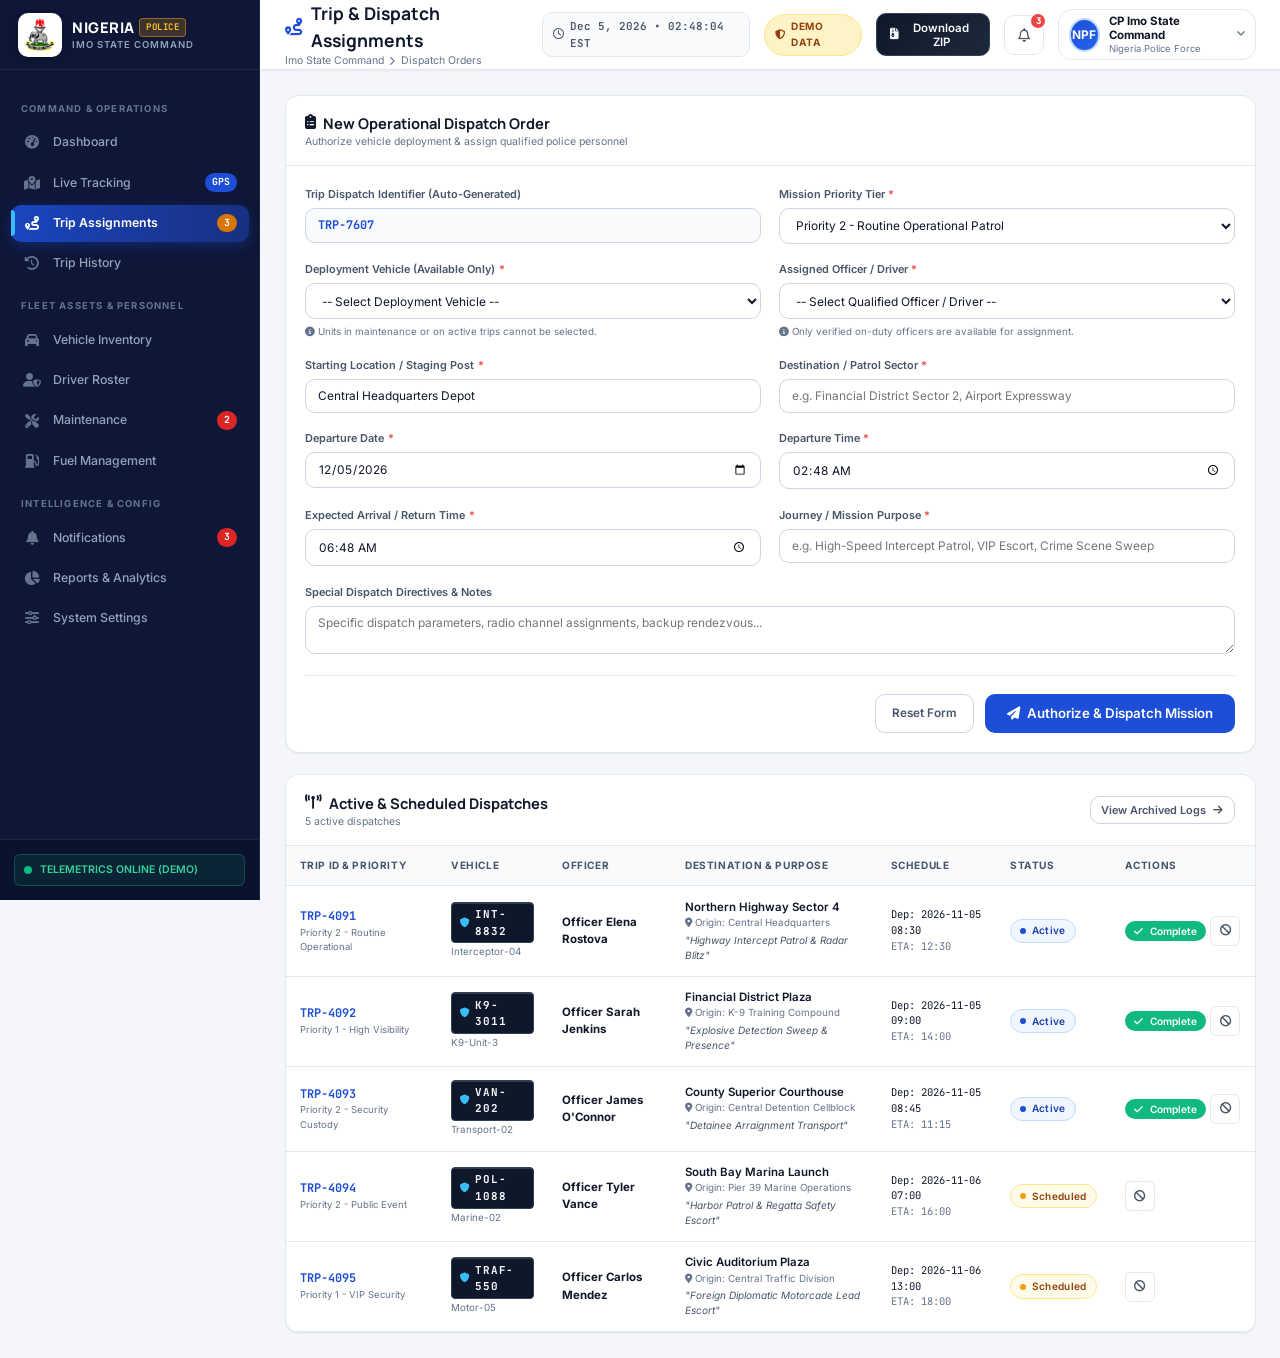
<file: police-car-tracking/police-fleet-system/trips.html>
﻿<!DOCTYPE html>
<html lang="en">
<head>
  <meta charset="UTF-8" />
  <meta name="viewport" content="width=device-width, initial-scale=1.0" />
  <title>Nigeria Police Force (Imo State Command) - Trip Dispatch Assignments</title>
  <meta name="description" content="Police Fleet Management and Real-Time Vehicle Tracking System." />

  <!-- Google Fonts -->
  <link rel="preconnect" href="https://fonts.googleapis.com" />
  <link rel="preconnect" href="https://fonts.gstatic.com" crossorigin />
  <link href="https://fonts.googleapis.com/css2?family=Inter:wght@300;400;500;600;700&family=JetBrains+Mono:wght@400;500;600;700&family=Manrope:wght@600;700;800&display=swap" rel="stylesheet" />

  <!-- Font Awesome 6 -->
  <link rel="stylesheet" href="https://cdnjs.cloudflare.com/ajax/libs/font-awesome/6.5.1/css/all.min.css" />

  <!-- Master & Responsive CSS -->
  <link rel="stylesheet" href="css/style.css" />
  <link rel="stylesheet" href="css/responsive.css" />
</head>
<body>

  <div class="app-container">
    <div class="sidebar-backdrop" id="sidebar-backdrop"></div>

    <!-- SIDEBAR -->
    <aside class="sidebar">
      <div class="sidebar-header">
        <div class="sidebar-logo-icon">
          <img src="images/nigeria-police-logo.png" alt="Nigeria Police Force Logo" class="npf-sidebar-logo" />
        </div>
        <div class="sidebar-logo-text">
          <div class="sidebar-brand-name">
            NIGERIA <span class="sidebar-brand-badge">POLICE</span>
          </div>
          <span class="sidebar-subtext">Imo State Command</span>
        </div>
      </div>

      <nav class="sidebar-nav">
        <div class="nav-section-title">Command & Operations</div>
        <a href="dashboard.html" class="nav-link">
          <i class="fa-solid fa-gauge-high"></i>
          <span>Dashboard</span>
        </a>
        <a href="tracking.html" class="nav-link">
          <i class="fa-solid fa-map-location-dot"></i>
          <span>Live Tracking</span>
          <span class="nav-badge badge-blue">GPS</span>
        </a>
        <a href="trips.html" class="nav-link active">
          <i class="fa-solid fa-route"></i>
          <span>Trip Assignments</span>
          <span class="nav-badge badge-amber" id="nav-badge-trips" style="display:none;">0</span>
        </a>
        <a href="trip-history.html" class="nav-link">
          <i class="fa-solid fa-clock-rotate-left"></i>
          <span>Trip History</span>
        </a>

        <div class="nav-section-title">Fleet Assets & Personnel</div>
        <a href="vehicles.html" class="nav-link">
          <i class="fa-solid fa-car"></i>
          <span>Vehicle Inventory</span>
        </a>
        <a href="drivers.html" class="nav-link">
          <i class="fa-solid fa-user-shield"></i>
          <span>Driver Roster</span>
        </a>
        <a href="maintenance.html" class="nav-link">
          <i class="fa-solid fa-screwdriver-wrench"></i>
          <span>Maintenance</span>
          <span class="nav-badge badge-red" id="nav-badge-mnt" style="display:none;">0</span>
        </a>
        <a href="fuel.html" class="nav-link">
          <i class="fa-solid fa-gas-pump"></i>
          <span>Fuel Management</span>
        </a>

        <div class="nav-section-title">Intelligence & Config</div>
        <a href="notifications.html" class="nav-link">
          <i class="fa-solid fa-bell"></i>
          <span>Notifications</span>
          <span class="nav-badge badge-red" id="nav-badge-notif" style="display:none;">0</span>
        </a>
        <a href="reports.html" class="nav-link">
          <i class="fa-solid fa-chart-pie"></i>
          <span>Reports & Analytics</span>
        </a>
        <a href="settings.html" class="nav-link">
          <i class="fa-solid fa-sliders"></i>
          <span>System Settings</span>
        </a>
      </nav>

      <div class="sidebar-footer">
        <div class="system-status-indicator">
          <span class="pulse-dot"></span>
          <span>TELEMETRICS ONLINE (DEMO)</span>
        </div>
      </div>
    </aside>

    <!-- MAIN WRAPPER -->
    <div class="main-wrapper">
      <!-- TOP NAVIGATION -->
      <header class="top-header">
        <div class="header-left">
          <button class="mobile-menu-toggle" id="mobile-menu-toggle" aria-label="Toggle navigation menu">
            <i class="fa-solid fa-bars"></i>
          </button>
          <div class="header-page-title-group">
            <h1 class="header-page-title">
              <i class="fa-solid fa-route text-blue-600" style="color: var(--primary);"></i> Trip & Dispatch Assignments
            </h1>
            <div class="header-breadcrumbs">
              <span>Imo State Command</span>
              <i class="fa-solid fa-chevron-right" style="font-size: 0.65rem;"></i>
              <span>Dispatch Orders</span>
            </div>
          </div>
        </div>

        <div class="header-right">
          <div class="live-clock-badge" id="header-live-clock">
            <i class="fa-regular fa-clock"></i> <span>--:--:--</span>
          </div>

          <div class="demo-data-pill">
            <i class="fa-solid fa-shield-halved"></i> DEMO DATA
          </div>

          <button class="btn-zip-download btn-download-zip" title="Download Complete Project ZIP Archive">
            <i class="fa-solid fa-file-zipper"></i>
            <span>Download ZIP</span>
          </button>

          <!-- Notifications Dropdown -->
          <div style="position: relative;">
            <button class="icon-btn" id="notif-dropdown-btn" aria-label="Notifications">
              <i class="fa-regular fa-bell"></i>
              <span class="badge-counter" id="notif-badge-count" style="display:none;">0</span>
            </button>
            <div class="dropdown-menu" id="notif-dropdown-menu">
              <div class="dropdown-header">
                <span class="dropdown-title"><i class="fa-solid fa-bell text-blue-600"></i> Dispatch Alerts</span>
                <button class="dropdown-action-btn" id="dropdown-mark-all-btn">Mark All Read</button>
              </div>
              <div class="dropdown-body" id="dropdown-notif-list"></div>
              <div class="dropdown-footer">
                <a href="notifications.html">View All Notifications <i class="fa-solid fa-arrow-right"></i></a>
              </div>
            </div>
          </div>

          <!-- User Profile -->
          <div style="position: relative;">
            <button class="user-profile-btn" id="user-profile-btn">
              <div class="user-avatar">NPF</div>
              <div class="user-info-text">
                <div class="user-name">Imo State Command</div>
                <div class="user-role">Nigeria Police Force</div>
              </div>
              <i class="fa-solid fa-angle-down" style="font-size: 0.75rem; color: var(--text-muted);"></i>
            </button>
            <div class="dropdown-menu user-dropdown-menu" id="user-dropdown-menu">
              <a href="settings.html" class="user-dropdown-item"><i class="fa-solid fa-id-badge"></i> Officer Profile</a>
              <a href="settings.html" class="user-dropdown-item"><i class="fa-solid fa-sliders"></i> System Settings</a>
              <div style="border-top: 1px solid var(--border-light); margin: 4px 0;"></div>
              <div class="user-dropdown-item danger" onclick="FleetStorage.logout()"><i class="fa-solid fa-right-from-bracket"></i> Sign Out</div>
            </div>
          </div>
        </div>
      </header>

      <!-- PAGE CONTENT -->
      <main class="page-content">

        <!-- DISPATCH ASSIGNMENT FORM CARD -->
        <div class="content-card">
          <div class="card-header">
            <div class="card-title-group">
              <h2 class="card-title">
                <i class="fa-solid fa-clipboard-list text-blue-600"></i> New Operational Dispatch Order
              </h2>
              <span class="card-subtitle">Authorize vehicle deployment & assign qualified police personnel</span>
            </div>
          </div>
          <div class="card-body">
            <form id="trip-dispatch-form">
              <div class="form-grid">
                <!-- Auto-Generated Trip ID -->
                <div class="form-group">
                  <label class="form-label" for="dispatch-trip-id">Trip Dispatch Identifier (Auto-Generated)</label>
                  <input type="text" id="dispatch-trip-id" class="form-control" readonly style="font-family: var(--font-mono); font-weight: 700; color: var(--primary);" />
                </div>

                <!-- Priority Level -->
                <div class="form-group">
                  <label class="form-label required" for="dispatch-priority">Mission Priority Tier</label>
                  <select id="dispatch-priority" class="form-control" required>
                    <option value="Priority 2 - Routine Operational">Priority 2 - Routine Operational Patrol</option>
                    <option value="Priority 1 - High Visibility">Priority 1 - High Visibility / Crime Prevention</option>
                    <option value="Priority 1 - Emergency Tactical">Priority 1 - Emergency Tactical Response</option>
                    <option value="Priority 2 - Security Custody">Priority 2 - Security Detainee Custody</option>
                    <option value="Priority 1 - VIP Security">Priority 1 - Dignitary VIP Escort</option>
                  </select>
                </div>

                <!-- Vehicle Selection -->
                <div class="form-group">
                  <label class="form-label required" for="dispatch-vehicle-select">Deployment Vehicle (Available Only)</label>
                  <select id="dispatch-vehicle-select" class="form-control" required>
                    <!-- Populated dynamically: unavailable vehicles disabled -->
                  </select>
                  <span class="form-helper"><i class="fa-solid fa-circle-info"></i> Units in maintenance or on active trips cannot be selected.</span>
                </div>

                <!-- Driver Selection -->
                <div class="form-group">
                  <label class="form-label required" for="dispatch-driver-select">Assigned Officer / Driver</label>
                  <select id="dispatch-driver-select" class="form-control" required>
                    <!-- Populated dynamically -->
                  </select>
                  <span class="form-helper"><i class="fa-solid fa-circle-info"></i> Only verified on-duty officers are available for assignment.</span>
                </div>

                <!-- Starting Location -->
                <div class="form-group">
                  <label class="form-label required" for="dispatch-origin">Starting Location / Staging Post</label>
                  <input type="text" id="dispatch-origin" class="form-control" required value="Central Headquarters Depot" placeholder="e.g. Central Precinct Bay 4" />
                </div>

                <!-- Destination -->
                <div class="form-group">
                  <label class="form-label required" for="dispatch-destination">Destination / Patrol Sector</label>
                  <input type="text" id="dispatch-destination" class="form-control" required placeholder="e.g. Financial District Sector 2, Airport Expressway" />
                </div>

                <!-- Departure Date & Time -->
                <div class="form-group">
                  <label class="form-label required" for="dispatch-dep-date">Departure Date</label>
                  <input type="date" id="dispatch-dep-date" class="form-control" required />
                </div>

                <div class="form-group">
                  <label class="form-label required" for="dispatch-dep-time">Departure Time</label>
                  <input type="time" id="dispatch-dep-time" class="form-control" required />
                </div>

                <!-- Expected Arrival -->
                <div class="form-group">
                  <label class="form-label required" for="dispatch-exp-arrival">Expected Arrival / Return Time</label>
                  <input type="time" id="dispatch-exp-arrival" class="form-control" required />
                </div>

                <!-- Operational Purpose -->
                <div class="form-group">
                  <label class="form-label required" for="dispatch-purpose">Journey / Mission Purpose</label>
                  <input type="text" id="dispatch-purpose" class="form-control" required placeholder="e.g. High-Speed Intercept Patrol, VIP Escort, Crime Scene Sweep" />
                </div>

                <!-- Additional Notes -->
                <div class="form-group full-width">
                  <label class="form-label" for="dispatch-notes">Special Dispatch Directives & Notes</label>
                  <textarea id="dispatch-notes" class="form-control" rows="2" placeholder="Specific dispatch parameters, radio channel assignments, backup rendezvous..."></textarea>
                </div>
              </div>

              <div style="display: flex; justify-content: flex-end; gap: 0.75rem; margin-top: 1.5rem; border-top: 1px solid var(--border-light); padding-top: 1.25rem;">
                <button type="button" class="btn btn-secondary" id="btn-reset-dispatch-form">Reset Form</button>
                <button type="submit" class="btn btn-primary btn-lg">
                  <i class="fa-solid fa-paper-plane"></i> Authorize & Dispatch Mission
                </button>
              </div>
            </form>
          </div>
        </div>

        <!-- ACTIVE DISPATCHES TABLE -->
        <div class="content-card">
          <div class="card-header">
            <div class="card-title-group">
              <h2 class="card-title">
                <i class="fa-solid fa-tower-broadcast text-blue-600"></i> Active & Scheduled Dispatches
              </h2>
              <span class="card-subtitle" id="active-dispatches-count">Loading active units...</span>
            </div>
            <div class="card-actions">
              <a href="trip-history.html" class="btn btn-secondary btn-sm">
                View Archived Logs <i class="fa-solid fa-arrow-right"></i>
              </a>
            </div>
          </div>
          <div class="card-body no-padding">
            <div class="table-responsive">
              <table class="data-table">
                <thead>
                  <tr>
                    <th>Trip ID & Priority</th>
                    <th>Vehicle</th>
                    <th>Officer</th>
                    <th>Destination & Purpose</th>
                    <th>Schedule</th>
                    <th>Status</th>
                    <th>Actions</th>
                  </tr>
                </thead>
                <tbody id="active-trips-tbody">
                  <!-- Rendered dynamically -->
                </tbody>
              </table>
            </div>
          </div>
        </div>

      </main>
    </div>
  </div>

  <!-- Core App Scripts -->
  <script src="js/storage.js"></script>
  <script src="js/app.js"></script>
  <script src="js/trips.js"></script>
</body>
</html>
</file>
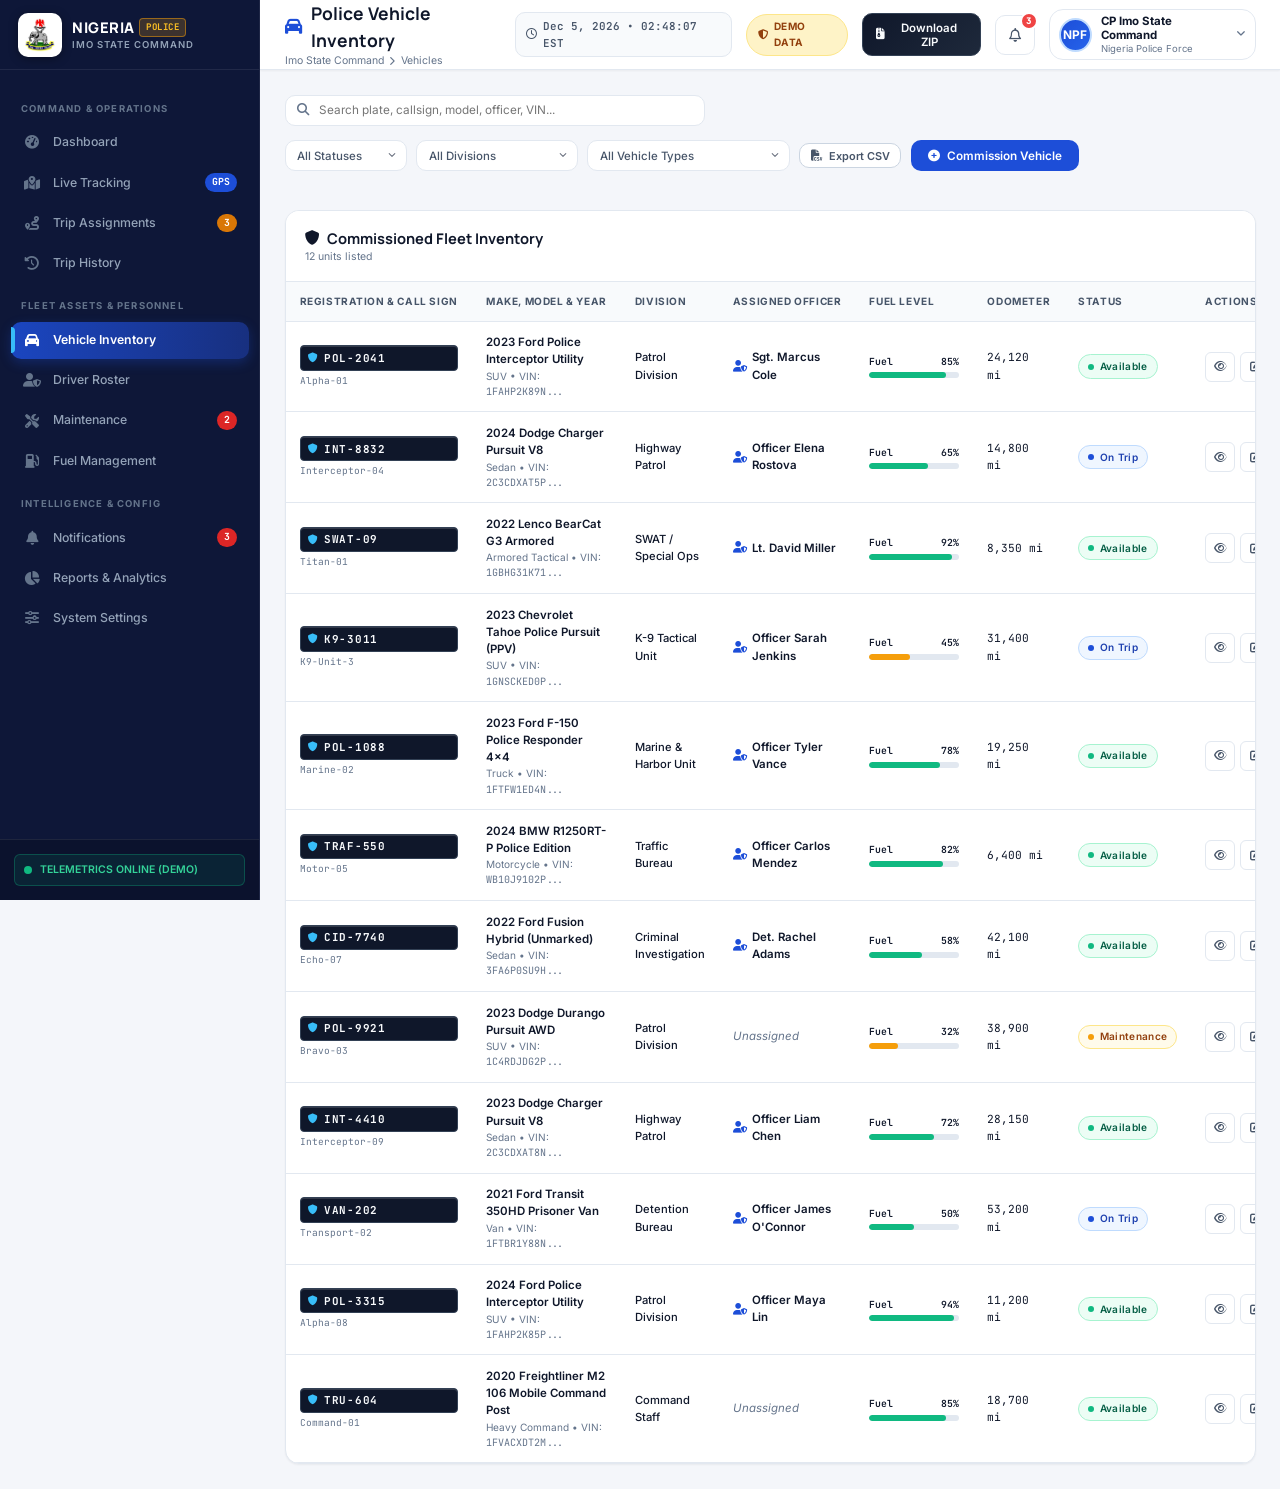
<file: police-car-tracking/police-fleet-system/vehicles.html>
﻿<!DOCTYPE html>
<html lang="en">
<head>
  <meta charset="UTF-8" />
  <meta name="viewport" content="width=device-width, initial-scale=1.0" />
  <title>Nigeria Police Force (Imo State Command) - Vehicle Management</title>
  <meta name="description" content="Police Fleet Management and Real-Time Vehicle Tracking System." />

  <!-- Google Fonts -->
  <link rel="preconnect" href="https://fonts.googleapis.com" />
  <link rel="preconnect" href="https://fonts.gstatic.com" crossorigin />
  <link href="https://fonts.googleapis.com/css2?family=Inter:wght@300;400;500;600;700&family=JetBrains+Mono:wght@400;500;600;700&family=Manrope:wght@600;700;800&display=swap" rel="stylesheet" />

  <!-- Font Awesome 6 -->
  <link rel="stylesheet" href="https://cdnjs.cloudflare.com/ajax/libs/font-awesome/6.5.1/css/all.min.css" />

  <!-- Master & Responsive CSS -->
  <link rel="stylesheet" href="css/style.css" />
  <link rel="stylesheet" href="css/responsive.css" />
</head>
<body>

  <div class="app-container">
    <div class="sidebar-backdrop" id="sidebar-backdrop"></div>

    <!-- SIDEBAR -->
    <aside class="sidebar">
      <div class="sidebar-header">
        <div class="sidebar-logo-icon">
          <img src="images/nigeria-police-logo.png" alt="Nigeria Police Force Logo" class="npf-sidebar-logo" />
        </div>
        <div class="sidebar-logo-text">
          <div class="sidebar-brand-name">
            NIGERIA <span class="sidebar-brand-badge">POLICE</span>
          </div>
          <span class="sidebar-subtext">Imo State Command</span>
        </div>
      </div>

      <nav class="sidebar-nav">
        <div class="nav-section-title">Command & Operations</div>
        <a href="dashboard.html" class="nav-link">
          <i class="fa-solid fa-gauge-high"></i>
          <span>Dashboard</span>
        </a>
        <a href="tracking.html" class="nav-link">
          <i class="fa-solid fa-map-location-dot"></i>
          <span>Live Tracking</span>
          <span class="nav-badge badge-blue">GPS</span>
        </a>
        <a href="trips.html" class="nav-link">
          <i class="fa-solid fa-route"></i>
          <span>Trip Assignments</span>
          <span class="nav-badge badge-amber" id="nav-badge-trips" style="display:none;">0</span>
        </a>
        <a href="trip-history.html" class="nav-link">
          <i class="fa-solid fa-clock-rotate-left"></i>
          <span>Trip History</span>
        </a>

        <div class="nav-section-title">Fleet Assets & Personnel</div>
        <a href="vehicles.html" class="nav-link active">
          <i class="fa-solid fa-car"></i>
          <span>Vehicle Inventory</span>
        </a>
        <a href="drivers.html" class="nav-link">
          <i class="fa-solid fa-user-shield"></i>
          <span>Driver Roster</span>
        </a>
        <a href="maintenance.html" class="nav-link">
          <i class="fa-solid fa-screwdriver-wrench"></i>
          <span>Maintenance</span>
          <span class="nav-badge badge-red" id="nav-badge-mnt" style="display:none;">0</span>
        </a>
        <a href="fuel.html" class="nav-link">
          <i class="fa-solid fa-gas-pump"></i>
          <span>Fuel Management</span>
        </a>

        <div class="nav-section-title">Intelligence & Config</div>
        <a href="notifications.html" class="nav-link">
          <i class="fa-solid fa-bell"></i>
          <span>Notifications</span>
          <span class="nav-badge badge-red" id="nav-badge-notif" style="display:none;">0</span>
        </a>
        <a href="reports.html" class="nav-link">
          <i class="fa-solid fa-chart-pie"></i>
          <span>Reports & Analytics</span>
        </a>
        <a href="settings.html" class="nav-link">
          <i class="fa-solid fa-sliders"></i>
          <span>System Settings</span>
        </a>
      </nav>

      <div class="sidebar-footer">
        <div class="system-status-indicator">
          <span class="pulse-dot"></span>
          <span>TELEMETRICS ONLINE (DEMO)</span>
        </div>
      </div>
    </aside>

    <!-- MAIN WRAPPER -->
    <div class="main-wrapper">
      <!-- TOP NAVIGATION -->
      <header class="top-header">
        <div class="header-left">
          <button class="mobile-menu-toggle" id="mobile-menu-toggle" aria-label="Toggle navigation menu">
            <i class="fa-solid fa-bars"></i>
          </button>
          <div class="header-page-title-group">
            <h1 class="header-page-title">
              <i class="fa-solid fa-car text-blue-600" style="color: var(--primary);"></i> Police Vehicle Inventory
            </h1>
            <div class="header-breadcrumbs">
              <span>Imo State Command</span>
              <i class="fa-solid fa-chevron-right" style="font-size: 0.65rem;"></i>
              <span>Vehicles</span>
            </div>
          </div>
        </div>

        <div class="header-right">
          <div class="live-clock-badge" id="header-live-clock">
            <i class="fa-regular fa-clock"></i> <span>--:--:--</span>
          </div>

          <div class="demo-data-pill">
            <i class="fa-solid fa-shield-halved"></i> DEMO DATA
          </div>

          <button class="btn-zip-download btn-download-zip" title="Download Complete Project ZIP Archive">
            <i class="fa-solid fa-file-zipper"></i>
            <span>Download ZIP</span>
          </button>

          <!-- Notifications Dropdown -->
          <div style="position: relative;">
            <button class="icon-btn" id="notif-dropdown-btn" aria-label="Notifications">
              <i class="fa-regular fa-bell"></i>
              <span class="badge-counter" id="notif-badge-count" style="display:none;">0</span>
            </button>
            <div class="dropdown-menu" id="notif-dropdown-menu">
              <div class="dropdown-header">
                <span class="dropdown-title"><i class="fa-solid fa-bell text-blue-600"></i> Dispatch Alerts</span>
                <button class="dropdown-action-btn" id="dropdown-mark-all-btn">Mark All Read</button>
              </div>
              <div class="dropdown-body" id="dropdown-notif-list"></div>
              <div class="dropdown-footer">
                <a href="notifications.html">View All Notifications <i class="fa-solid fa-arrow-right"></i></a>
              </div>
            </div>
          </div>

          <!-- User Profile -->
          <div style="position: relative;">
            <button class="user-profile-btn" id="user-profile-btn">
              <div class="user-avatar">NPF</div>
              <div class="user-info-text">
                <div class="user-name">Imo State Command</div>
                <div class="user-role">Nigeria Police Force</div>
              </div>
              <i class="fa-solid fa-angle-down" style="font-size: 0.75rem; color: var(--text-muted);"></i>
            </button>
            <div class="dropdown-menu user-dropdown-menu" id="user-dropdown-menu">
              <a href="settings.html" class="user-dropdown-item"><i class="fa-solid fa-id-badge"></i> Officer Profile</a>
              <a href="settings.html" class="user-dropdown-item"><i class="fa-solid fa-sliders"></i> System Settings</a>
              <div style="border-top: 1px solid var(--border-light); margin: 4px 0;"></div>
              <div class="user-dropdown-item danger" onclick="FleetStorage.logout()"><i class="fa-solid fa-right-from-bracket"></i> Sign Out</div>
            </div>
          </div>
        </div>
      </header>

      <!-- PAGE CONTENT -->
      <main class="page-content">

        <!-- SEARCH & FILTERS TOOLBAR -->
        <div class="filters-toolbar">
          <div class="search-box">
            <i class="fa-solid fa-magnifying-glass"></i>
            <input type="text" id="vehicle-search-input" class="search-input" placeholder="Search plate, callsign, model, officer, VIN..." />
          </div>

          <div class="filter-group">
            <select id="vehicle-filter-status" class="filter-select">
              <option value="ALL">All Statuses</option>
              <option value="Available">Available</option>
              <option value="On Trip">On Trip / Patrol</option>
              <option value="Maintenance">Maintenance</option>
              <option value="Out of Service">Out of Service</option>
            </select>

            <select id="vehicle-filter-department" class="filter-select">
              <option value="ALL">All Divisions</option>
              <option value="Patrol Division">Patrol Division</option>
              <option value="Highway Patrol">Highway Patrol</option>
              <option value="SWAT / Special Ops">SWAT / Special Ops</option>
              <option value="K-9 Tactical Unit">K-9 Tactical Unit</option>
              <option value="Marine & Harbor Unit">Marine & Harbor</option>
              <option value="Traffic Bureau">Traffic Bureau</option>
              <option value="Criminal Investigation">Criminal Investigation</option>
              <option value="Detention Bureau">Detention Bureau</option>
            </select>

            <select id="vehicle-filter-type" class="filter-select">
              <option value="ALL">All Vehicle Types</option>
              <option value="SUV">SUV (Pursuit Utility)</option>
              <option value="Sedan">Sedan (Charger / Interceptor)</option>
              <option value="Armored Tactical">Armored Tactical (BearCat)</option>
              <option value="Truck">Truck (F-150 Responder)</option>
              <option value="Motorcycle">Motorcycle (BMW RT-P)</option>
              <option value="Van">Van (Prisoner Transit)</option>
            </select>

            <button class="btn btn-secondary btn-sm" id="btn-export-vehicles-csv" title="Export Inventory to CSV">
              <i class="fa-solid fa-file-csv"></i> Export CSV
            </button>

            <button class="btn btn-primary" id="btn-open-add-vehicle">
              <i class="fa-solid fa-plus-circle"></i> Commission Vehicle
            </button>
          </div>
        </div>

        <!-- VEHICLES TABLE CARD -->
        <div class="content-card">
          <div class="card-header">
            <div class="card-title-group">
              <h2 class="card-title">
                <i class="fa-solid fa-shield text-blue-600"></i> Commissioned Fleet Inventory
              </h2>
              <span class="card-subtitle" id="vehicles-count-badge">Loading inventory...</span>
            </div>
          </div>
          <div class="card-body no-padding">
            <div class="table-responsive">
              <table class="data-table">
                <thead>
                  <tr>
                    <th>Registration & Call Sign</th>
                    <th>Make, Model & Year</th>
                    <th>Division</th>
                    <th>Assigned Officer</th>
                    <th>Fuel Level</th>
                    <th>Odometer</th>
                    <th>Status</th>
                    <th>Actions</th>
                  </tr>
                </thead>
                <tbody id="vehicles-table-tbody">
                  <!-- Rendered dynamically by vehicles.js -->
                </tbody>
              </table>
            </div>
          </div>
        </div>

      </main>
    </div>
  </div>

  <!-- MODAL: ADD / EDIT VEHICLE -->
  <div class="modal-overlay" id="vehicle-crud-modal">
    <div class="modal-box lg">
      <div class="modal-header">
        <h3 class="modal-title" id="vehicle-modal-title">
          <i class="fa-solid fa-car text-blue-600"></i> Commission Vehicle
        </h3>
        <button class="modal-close-btn" onclick="FleetApp.closeModal('vehicle-crud-modal')">&times;</button>
      </div>
      <form id="vehicle-modal-form">
        <div class="modal-body">
          <div class="form-grid">
            <div class="form-group">
              <label class="form-label required" for="form-veh-registration">Plate Registration Number</label>
              <input type="text" id="form-veh-registration" class="form-control" required placeholder="e.g. POL-4021" style="font-family: var(--font-mono); text-transform: uppercase;" />
            </div>

            <div class="form-group">
              <label class="form-label required" for="form-veh-callsign">Radio Call Sign</label>
              <input type="text" id="form-veh-callsign" class="form-control" required placeholder="e.g. Alpha-04, Interceptor-02" />
            </div>

            <div class="form-group">
              <label class="form-label required" for="form-veh-make">Vehicle Make</label>
              <input type="text" id="form-veh-make" class="form-control" required placeholder="e.g. Ford, Dodge, Chevrolet" />
            </div>

            <div class="form-group">
              <label class="form-label required" for="form-veh-model">Vehicle Model</label>
              <input type="text" id="form-veh-model" class="form-control" required placeholder="e.g. Police Interceptor Utility" />
            </div>

            <div class="form-group">
              <label class="form-label" for="form-veh-year">Model Year</label>
              <input type="number" id="form-veh-year" class="form-control" value="2024" min="2015" max="2027" />
            </div>

            <div class="form-group">
              <label class="form-label" for="form-veh-type">Vehicle Class / Body</label>
              <select id="form-veh-type" class="form-control">
                <option value="SUV">SUV (Pursuit Utility)</option>
                <option value="Sedan">Sedan (Charger Pursuit)</option>
                <option value="Armored Tactical">Armored Tactical (BearCat)</option>
                <option value="Truck">Truck (Responder 4x4)</option>
                <option value="Motorcycle">Motorcycle (Police RT-P)</option>
                <option value="Van">Van (Prisoner Transport)</option>
              </select>
            </div>

            <div class="form-group">
              <label class="form-label" for="form-veh-dept">Assigned Police Division</label>
              <select id="form-veh-dept" class="form-control">
                <option value="Patrol Division">Patrol Division</option>
                <option value="Highway Patrol">Highway Patrol</option>
                <option value="SWAT / Special Ops">SWAT / Special Ops</option>
                <option value="K-9 Tactical Unit">K-9 Tactical Unit</option>
                <option value="Marine & Harbor Unit">Marine & Harbor Unit</option>
                <option value="Traffic Bureau">Traffic Bureau</option>
                <option value="Criminal Investigation">Criminal Investigation</option>
                <option value="Detention Bureau">Detention Bureau</option>
              </select>
            </div>

            <div class="form-group">
              <label class="form-label" for="form-veh-driver">Assigned Officer / Driver</label>
              <select id="form-veh-driver" class="form-control">
                <!-- Dynamically populated -->
              </select>
            </div>

            <div class="form-group">
              <label class="form-label" for="form-veh-status">Current Readiness Status</label>
              <select id="form-veh-status" class="form-control">
                <option value="Available">Available (Standby at Station)</option>
                <option value="On Trip">On Trip / Active Patrol</option>
                <option value="Maintenance">Maintenance (Workshop)</option>
                <option value="Out of Service">Out of Service</option>
              </select>
            </div>

            <div class="form-group">
              <label class="form-label" for="form-veh-mileage">Odometer Reading (miles)</label>
              <input type="number" id="form-veh-mileage" class="form-control" value="15000" min="0" />
            </div>

            <div class="form-group">
              <label class="form-label" for="form-veh-fuel">Current Fuel / Battery %</label>
              <input type="number" id="form-veh-fuel" class="form-control" value="100" min="0" max="100" />
            </div>

            <div class="form-group">
              <label class="form-label" for="form-veh-vin">Chassis VIN Number</label>
              <input type="text" id="form-veh-vin" class="form-control" placeholder="1FAHP2K89NA..." style="font-family: var(--font-mono); text-transform: uppercase;" />
            </div>

            <div class="form-group full-width">
              <label class="form-label" for="form-veh-location">Primary Staging Location / Bay</label>
              <input type="text" id="form-veh-location" class="form-control" placeholder="Central Precinct Headquarters, Bay 3" />
            </div>

            <div class="form-group full-width">
              <label class="form-label" for="form-veh-notes">Tactical Equipment & Mod Notes</label>
              <textarea id="form-veh-notes" class="form-control" rows="2" placeholder="e.g. Whelen lightbar, dual spotlight, B7 ballistic protection..."></textarea>
            </div>
          </div>
        </div>
        <div class="modal-footer">
          <button type="button" class="btn btn-secondary" onclick="FleetApp.closeModal('vehicle-crud-modal')">Cancel</button>
          <button type="submit" class="btn btn-primary"><i class="fa-solid fa-floppy-disk"></i> Save Vehicle Record</button>
        </div>
      </form>
    </div>
  </div>

  <!-- MODAL: VIEW VEHICLE DOSSIER -->
  <div class="modal-overlay" id="vehicle-details-modal">
    <div class="modal-box lg">
      <div class="modal-header">
        <h3 class="modal-title">
          <i class="fa-solid fa-car text-blue-600"></i> Vehicle Dossier: <span id="modal-detail-reg" class="plate-badge" style="margin-left: 8px;">POL-0000</span>
        </h3>
        <button class="modal-close-btn" onclick="FleetApp.closeModal('vehicle-details-modal')">&times;</button>
      </div>
      <div class="modal-body">
        <input type="hidden" id="modal-detail-veh-id" />
        
        <div style="display: grid; grid-template-columns: repeat(3, 1fr); gap: 1rem; margin-bottom: 1.5rem; background: var(--bg-card-subtle); padding: 1.25rem; border-radius: var(--radius-lg); border: 1px solid var(--border-light);">
          <div>
            <span style="font-size: 0.72rem; color: var(--text-muted); display: block;">Call Sign</span>
            <strong id="modal-detail-callsign" style="font-size: 1.1rem; color: var(--primary);">Unit</strong>
          </div>
          <div>
            <span style="font-size: 0.72rem; color: var(--text-muted); display: block;">Make & Model</span>
            <strong id="modal-detail-makemodel" style="font-size: 1rem;">Ford Interceptor</strong>
          </div>
          <div>
            <span style="font-size: 0.72rem; color: var(--text-muted); display: block;">Division</span>
            <strong id="modal-detail-dept" style="font-size: 1rem;">Patrol Division</strong>
          </div>
          <div>
            <span style="font-size: 0.72rem; color: var(--text-muted); display: block;">Vehicle Class</span>
            <strong id="modal-detail-type">SUV</strong>
          </div>
          <div>
            <span style="font-size: 0.72rem; color: var(--text-muted); display: block;">Assigned Officer</span>
            <strong id="modal-detail-driver">Officer Name</strong>
          </div>
          <div>
            <span style="font-size: 0.72rem; color: var(--text-muted); display: block;">Quick Status Update</span>
            <select id="modal-detail-status-select" class="form-control" style="padding: 3px 8px; font-size: 0.78rem; font-weight: 600;">
              <option value="Available">Available</option>
              <option value="On Trip">On Trip</option>
              <option value="Maintenance">Maintenance</option>
              <option value="Out of Service">Out of Service</option>
            </select>
          </div>
        </div>

        <div style="display: grid; grid-template-columns: repeat(4, 1fr); gap: 1rem; margin-bottom: 1.5rem;">
          <div class="stat-card">
            <span class="stat-label">Mileage</span>
            <div class="stat-value" id="modal-detail-mileage" style="font-size: 1.25rem;">0 mi</div>
          </div>
          <div class="stat-card">
            <span class="stat-label">Fuel Level</span>
            <div class="stat-value" id="modal-detail-fuel" style="font-size: 1.25rem; color: #16a34a;">0%</div>
          </div>
          <div class="stat-card">
            <span class="stat-label">Aux Battery</span>
            <div class="stat-value" id="modal-detail-battery" style="font-size: 1.25rem; color: #3b82f6;">98%</div>
          </div>
          <div class="stat-card">
            <span class="stat-label">Next Service Due</span>
            <div class="stat-value" id="modal-detail-nextservice" style="font-size: 1.05rem;">TBD</div>
          </div>
        </div>

        <div style="font-size: 0.8rem; display: flex; flex-direction: column; gap: 0.5rem;">
          <div><strong>Chassis VIN:</strong> <span id="modal-detail-vin" style="font-family: var(--font-mono);"></span></div>
          <div><strong>Staging Location:</strong> <span id="modal-detail-location"></span></div>
          <div><strong>Last Logged Service:</strong> <span id="modal-detail-lastservice"></span></div>
          <div style="margin-top: 0.5rem; background: #eff6ff; padding: 0.75rem; border-radius: var(--radius-md); border: 1px solid #bfdbfe;">
            <strong><i class="fa-solid fa-circle-info text-blue-600"></i> Equipment Notes:</strong>
            <p id="modal-detail-notes" style="margin-top: 4px; color: var(--text-secondary);"></p>
          </div>
        </div>
      </div>
      <div class="modal-footer">
        <a id="modal-detail-track-btn" href="tracking.html" class="btn btn-primary btn-sm">
          <i class="fa-solid fa-location-crosshairs"></i> View on Live Radar
        </a>
        <button type="button" class="btn btn-secondary btn-sm" onclick="FleetApp.closeModal('vehicle-details-modal')">Close Dossier</button>
      </div>
    </div>
  </div>

  <!-- Core App Scripts -->
  <script src="js/storage.js"></script>
  <script src="js/app.js"></script>
  <script src="js/vehicles.js"></script>
</body>
</html>
</file>
<file: police-car-tracking/police-fleet-system/css/style.css>
/* ==========================================================================
   SENTINEL FLEET — POLICE FLEET MANAGEMENT & VEHICLE TRACKING SYSTEM
   Master Stylesheet (CSS3)
   ========================================================================== */

@import url('https://fonts.googleapis.com/css2?family=Inter:wght@300;400;500;600;700&family=JetBrains+Mono:wght@400;500;600;700&family=Manrope:wght@500;600;700;800&display=swap');

:root {
  /* Color Palette */
  --navy-darkest: #070d1e;
  --navy-dark: #0b132a;
  --navy-sidebar: #0e1738;
  --navy-card: #152148;
  --navy-hover: #1b2a59;
  --navy-border: #23356e;
  
  --primary: #1d4ed8;
  --primary-hover: #1e40af;
  --primary-light: #eff6ff;
  --primary-border: #bfdbfe;
  --primary-glow: rgba(29, 78, 216, 0.25);

  --accent-cyan: #06b6d4;
  --accent-gold: #f59e0b;
  --accent-gold-dark: #b45309;
  --accent-gold-light: #fef3c7;

  --success: #10b981;
  --success-light: #ecfdf5;
  --success-border: #a7f3d0;

  --warning: #f59e0b;
  --warning-light: #fffbeb;
  --warning-border: #fde68a;

  --danger: #ef4444;
  --danger-light: #fef2f2;
  --danger-border: #fecaca;
  --danger-glow: rgba(239, 68, 68, 0.25);

  --info: #0284c7;
  --info-light: #f0f9ff;
  --info-border: #bae6fd;

  --bg-main: #f4f6fa;
  --bg-card: #ffffff;
  --bg-card-subtle: #f8fafc;
  
  --border-light: #e2e8f0;
  --border-medium: #cbd5e1;

  --text-main: #0f172a;
  --text-secondary: #475569;
  --text-muted: #64748b;
  --text-light: #94a3b8;
  --text-white: #ffffff;

  /* Typography */
  --font-main: 'Inter', -apple-system, BlinkMacSystemFont, 'Segoe UI', Roboto, sans-serif;
  --font-heading: 'Manrope', -apple-system, BlinkMacSystemFont, sans-serif;
  --font-mono: 'JetBrains Mono', monospace;

  /* Elevation */
  --shadow-xs: 0 1px 2px 0 rgba(0, 0, 0, 0.05);
  --shadow-sm: 0 1px 3px 0 rgba(0, 0, 0, 0.08), 0 1px 2px -1px rgba(0, 0, 0, 0.08);
  --shadow-md: 0 4px 6px -1px rgba(0, 0, 0, 0.08), 0 2px 4px -2px rgba(0, 0, 0, 0.06);
  --shadow-lg: 0 10px 15px -3px rgba(0, 0, 0, 0.08), 0 4px 6px -4px rgba(0, 0, 0, 0.04);
  --shadow-xl: 0 20px 25px -5px rgba(0, 0, 0, 0.1), 0 8px 10px -6px rgba(0, 0, 0, 0.05);

  /* Layout dimensions */
  --sidebar-width: 260px;
  --header-height: 70px;
  --radius-sm: 6px;
  --radius-md: 10px;
  --radius-lg: 14px;
  --radius-xl: 18px;
}

/* Dark Theme Overrides */
[data-theme="dark"] {
  --bg-main: #0b1120;
  --bg-card: #111a33;
  --bg-card-subtle: #162244;
  --border-light: #1f2f5c;
  --border-medium: #2a3d73;
  --text-main: #f1f5f9;
  --text-secondary: #cbd5e1;
  --text-muted: #94a3b8;
}

/* Global Reset */
*, *::before, *::after {
  box-sizing: border-box;
  margin: 0;
  padding: 0;
}

html, body {
  height: 100%;
  font-family: var(--font-main);
  background-color: var(--bg-main);
  color: var(--text-main);
  font-size: 14px;
  line-height: 1.5;
  -webkit-font-smoothing: antialiased;
}

a {
  color: inherit;
  text-decoration: none;
}

button, input, select, textarea {
  font-family: inherit;
  font-size: inherit;
}

/* App Layout Grid */
.app-container {
  display: flex;
  min-height: 100vh;
  width: 100%;
}

/* ==========================================================================
   SIDEBAR COMPONENT
   ========================================================================== */
.sidebar {
  width: var(--sidebar-width);
  background-color: var(--navy-sidebar);
  color: #e2e8f0;
  display: flex;
  flex-direction: column;
  flex-shrink: 0;
  position: fixed;
  top: 0;
  left: 0;
  bottom: 0;
  z-index: 100;
  transition: transform 0.3s ease;
  border-right: 1px solid rgba(255, 255, 255, 0.07);
}

.sidebar-header {
  height: var(--header-height);
  display: flex;
  align-items: center;
  padding: 0 1.25rem;
  border-bottom: 1px solid rgba(255, 255, 255, 0.08);
  gap: 0.75rem;
}

.sidebar-logo-icon {
  width: 44px;
  height: 44px;
  border-radius: var(--radius-md);
  background: #ffffff;
  display: flex;
  align-items: center;
  justify-content: center;
  box-shadow: 0 2px 10px rgba(0, 0, 0, 0.35);
  padding: 3px;
  flex-shrink: 0;
  overflow: hidden;
  border: 1px solid rgba(255, 255, 255, 0.2);
}

.sidebar-logo-icon img,
.npf-sidebar-logo {
  width: 100%;
  height: 100%;
  object-fit: contain;
  display: block;
}

.sidebar-logo-text {
  display: flex;
  flex-direction: column;
}

.sidebar-brand-name {
  font-family: var(--font-heading);
  font-size: 1.05rem;
  font-weight: 800;
  letter-spacing: 0.5px;
  color: #ffffff;
  display: flex;
  align-items: center;
  gap: 0.35rem;
}

.sidebar-brand-badge {
  font-size: 0.65rem;
  padding: 2px 6px;
  background: rgba(245, 158, 11, 0.2);
  border: 1px solid rgba(245, 158, 11, 0.5);
  color: #fbbf24;
  border-radius: 4px;
  font-weight: 700;
  letter-spacing: 0.5px;
  font-family: var(--font-mono);
}

.sidebar-subtext {
  font-size: 0.68rem;
  color: #94a3b8;
  letter-spacing: 1px;
  text-transform: uppercase;
  font-weight: 600;
}

.sidebar-nav {
  flex: 1;
  overflow-y: auto;
  padding: 1.25rem 0.75rem;
  display: flex;
  flex-direction: column;
  gap: 0.25rem;
}

.nav-section-title {
  font-size: 0.68rem;
  text-transform: uppercase;
  letter-spacing: 1.2px;
  font-weight: 700;
  color: #64748b;
  padding: 0.75rem 0.75rem 0.35rem;
  margin-top: 0.25rem;
}

.nav-link {
  display: flex;
  align-items: center;
  gap: 0.75rem;
  padding: 0.65rem 0.85rem;
  border-radius: var(--radius-md);
  color: #94a3b8;
  font-weight: 500;
  font-size: 0.88rem;
  transition: all 0.2s ease;
  position: relative;
}

.nav-link i {
  width: 20px;
  font-size: 1rem;
  text-align: center;
  color: #64748b;
  transition: color 0.2s ease;
}

.nav-link:hover {
  background-color: var(--navy-hover);
  color: #ffffff;
}

.nav-link:hover i {
  color: #38bdf8;
}

.nav-link.active {
  background: linear-gradient(90deg, rgba(29, 78, 216, 0.85) 0%, rgba(30, 64, 175, 0.6) 100%);
  color: #ffffff;
  font-weight: 600;
  box-shadow: 0 4px 12px rgba(29, 78, 216, 0.3);
}

.nav-link.active i {
  color: #ffffff;
}

.nav-link.active::before {
  content: '';
  position: absolute;
  left: 0;
  top: 15%;
  bottom: 15%;
  width: 4px;
  border-radius: 0 4px 4px 0;
  background-color: #38bdf8;
}

.nav-badge {
  margin-left: auto;
  padding: 2px 7px;
  border-radius: 999px;
  font-size: 0.7rem;
  font-weight: 700;
  font-family: var(--font-mono);
}

.badge-blue { background: #1d4ed8; color: #ffffff; }
.badge-amber { background: #d97706; color: #ffffff; }
.badge-red { background: #dc2626; color: #ffffff; }
.badge-green { background: #059669; color: #ffffff; }

.sidebar-footer {
  padding: 1rem;
  border-top: 1px solid rgba(255, 255, 255, 0.08);
  background: rgba(0, 0, 0, 0.2);
}

.system-status-indicator {
  display: flex;
  align-items: center;
  gap: 0.6rem;
  padding: 0.5rem 0.65rem;
  border-radius: var(--radius-sm);
  background: rgba(16, 185, 129, 0.1);
  border: 1px solid rgba(16, 185, 129, 0.3);
  font-size: 0.75rem;
  color: #34d399;
  font-weight: 600;
}

.pulse-dot {
  width: 8px;
  height: 8px;
  border-radius: 50%;
  background-color: #10b981;
  box-shadow: 0 0 0 0 rgba(16, 185, 129, 0.7);
  animation: pulse-ring 1.8s infinite cubic-bezier(0.66, 0, 0, 1);
}

@keyframes pulse-ring {
  0% { transform: scale(0.95); box-shadow: 0 0 0 0 rgba(16, 185, 129, 0.7); }
  70% { transform: scale(1); box-shadow: 0 0 0 8px rgba(16, 185, 129, 0); }
  100% { transform: scale(0.95); box-shadow: 0 0 0 0 rgba(16, 185, 129, 0); }
}

/* ==========================================================================
   MAIN CONTENT WRAPPER & TOP NAV
   ========================================================================== */
.main-wrapper {
  margin-left: var(--sidebar-width);
  flex: 1;
  display: flex;
  flex-direction: column;
  min-width: 0;
}

.top-header {
  height: var(--header-height);
  background-color: var(--bg-card);
  border-bottom: 1px solid var(--border-light);
  display: flex;
  align-items: center;
  justify-content: space-between;
  padding: 0 1.75rem;
  position: sticky;
  top: 0;
  z-index: 90;
  box-shadow: var(--shadow-xs);
}

.header-left {
  display: flex;
  align-items: center;
  gap: 1.25rem;
}

.mobile-menu-toggle {
  display: none;
  background: none;
  border: none;
  color: var(--text-secondary);
  font-size: 1.25rem;
  cursor: pointer;
  padding: 0.5rem;
  border-radius: var(--radius-sm);
}

.header-page-title-group {
  display: flex;
  flex-direction: column;
}

.header-page-title {
  font-family: var(--font-heading);
  font-size: 1.25rem;
  font-weight: 700;
  color: var(--text-main);
  display: flex;
  align-items: center;
  gap: 0.6rem;
}

.header-breadcrumbs {
  font-size: 0.75rem;
  color: var(--text-muted);
  display: flex;
  align-items: center;
  gap: 0.4rem;
}

.header-right {
  display: flex;
  align-items: center;
  gap: 1rem;
}

.live-clock-badge {
  display: flex;
  align-items: center;
  gap: 0.4rem;
  padding: 0.4rem 0.75rem;
  background: var(--bg-card-subtle);
  border: 1px solid var(--border-light);
  border-radius: var(--radius-md);
  font-family: var(--font-mono);
  font-size: 0.78rem;
  color: var(--text-secondary);
  font-weight: 600;
}

.demo-data-pill {
  display: inline-flex;
  align-items: center;
  gap: 0.4rem;
  padding: 0.35rem 0.75rem;
  background: #fef3c7;
  border: 1px solid #fde68a;
  color: #92400e;
  border-radius: 999px;
  font-size: 0.72rem;
  font-weight: 700;
  letter-spacing: 0.5px;
}

.header-actions {
  display: flex;
  align-items: center;
  gap: 0.5rem;
}

.icon-btn {
  width: 40px;
  height: 40px;
  border-radius: var(--radius-md);
  border: 1px solid var(--border-light);
  background: var(--bg-card);
  color: var(--text-secondary);
  display: flex;
  align-items: center;
  justify-content: center;
  cursor: pointer;
  position: relative;
  transition: all 0.2s ease;
}

.icon-btn:hover {
  background: var(--bg-card-subtle);
  color: var(--primary);
  border-color: var(--primary-border);
}

.icon-btn .badge-counter {
  position: absolute;
  top: -4px;
  right: -4px;
  background: var(--danger);
  color: #ffffff;
  font-size: 0.65rem;
  font-weight: 800;
  min-width: 18px;
  height: 18px;
  border-radius: 999px;
  display: flex;
  align-items: center;
  justify-content: center;
  padding: 0 4px;
  border: 2px solid var(--bg-card);
  font-family: var(--font-mono);
}

.btn-zip-download {
  display: inline-flex;
  align-items: center;
  gap: 0.5rem;
  padding: 0.45rem 0.95rem;
  background: linear-gradient(135deg, #0f172a, #1e293b);
  border: 1px solid #334155;
  color: #f8fafc;
  border-radius: var(--radius-md);
  font-weight: 600;
  font-size: 0.82rem;
  cursor: pointer;
  transition: all 0.2s ease;
}

.btn-zip-download:hover {
  background: linear-gradient(135deg, #1e293b, #334155);
  box-shadow: 0 4px 12px rgba(0, 0, 0, 0.15);
  transform: translateY(-1px);
}

.user-profile-btn {
  display: flex;
  align-items: center;
  gap: 0.65rem;
  padding: 0.35rem 0.65rem;
  border: 1px solid var(--border-light);
  background: var(--bg-card);
  border-radius: var(--radius-lg);
  cursor: pointer;
  transition: all 0.2s ease;
}

.user-profile-btn:hover {
  border-color: var(--border-medium);
  background: var(--bg-card-subtle);
}

.user-avatar {
  width: 34px;
  height: 34px;
  border-radius: 50%;
  background: linear-gradient(135deg, #1d4ed8, #2563eb);
  color: #fff;
  display: flex;
  align-items: center;
  justify-content: center;
  font-weight: 700;
  font-size: 0.85rem;
  border: 2px solid #bfdbfe;
}

.user-info-text {
  text-align: left;
  line-height: 1.2;
}

.user-name {
  font-size: 0.82rem;
  font-weight: 700;
  color: var(--text-main);
}

.user-role {
  font-size: 0.68rem;
  color: var(--text-muted);
}

/* Notifications Dropdown Popover */
.dropdown-menu {
  position: absolute;
  top: calc(100% + 8px);
  right: 0;
  width: 360px;
  background: var(--bg-card);
  border: 1px solid var(--border-light);
  border-radius: var(--radius-lg);
  box-shadow: var(--shadow-xl);
  display: none;
  flex-direction: column;
  z-index: 150;
  animation: slideDown 0.2s ease;
}

.dropdown-menu.show {
  display: flex;
}

@keyframes slideDown {
  from { opacity: 0; transform: translateY(-8px); }
  to { opacity: 1; transform: translateY(0); }
}

.dropdown-header {
  padding: 0.85rem 1rem;
  border-bottom: 1px solid var(--border-light);
  display: flex;
  align-items: center;
  justify-content: space-between;
}

.dropdown-title {
  font-weight: 700;
  font-size: 0.9rem;
  color: var(--text-main);
  display: flex;
  align-items: center;
  gap: 0.5rem;
}

.dropdown-action-btn {
  background: none;
  border: none;
  color: var(--primary);
  font-size: 0.75rem;
  font-weight: 600;
  cursor: pointer;
}

.dropdown-body {
  max-height: 320px;
  overflow-y: auto;
  display: flex;
  flex-direction: column;
}

.notification-item-small {
  padding: 0.75rem 1rem;
  border-bottom: 1px solid var(--border-light);
  display: flex;
  gap: 0.75rem;
  transition: background 0.15s ease;
  cursor: pointer;
}

.notification-item-small:hover {
  background: var(--bg-card-subtle);
}

.notification-item-small.unread {
  background: rgba(29, 78, 216, 0.04);
}

.notif-icon-circle {
  width: 32px;
  height: 32px;
  border-radius: 50%;
  display: flex;
  align-items: center;
  justify-content: center;
  font-size: 0.85rem;
  flex-shrink: 0;
}

.notif-content {
  flex: 1;
  min-width: 0;
}

.notif-title {
  font-size: 0.8rem;
  font-weight: 600;
  color: var(--text-main);
  margin-bottom: 2px;
}

.notif-time {
  font-size: 0.7rem;
  color: var(--text-muted);
}

.dropdown-footer {
  padding: 0.75rem;
  text-align: center;
  border-top: 1px solid var(--border-light);
  background: var(--bg-card-subtle);
  border-radius: 0 0 var(--radius-lg) var(--radius-lg);
}

.dropdown-footer a {
  color: var(--primary);
  font-weight: 600;
  font-size: 0.8rem;
}

/* User Menu Dropdown */
.user-dropdown-menu {
  width: 220px;
}

.user-dropdown-item {
  display: flex;
  align-items: center;
  gap: 0.65rem;
  padding: 0.7rem 1rem;
  color: var(--text-secondary);
  font-size: 0.82rem;
  font-weight: 500;
  cursor: pointer;
  transition: background 0.15s ease;
}

.user-dropdown-item:hover {
  background: var(--bg-card-subtle);
  color: var(--text-main);
}

.user-dropdown-item.danger:hover {
  background: var(--danger-light);
  color: var(--danger);
}

/* ==========================================================================
   PAGE CONTENT & CONTAINER
   ========================================================================== */
.page-content {
  padding: 1.75rem;
  display: flex;
  flex-direction: column;
  gap: 1.5rem;
  flex: 1;
}

/* Quick Action Banner / Toolbar */
.quick-actions-bar {
  display: flex;
  align-items: center;
  justify-content: space-between;
  background: var(--bg-card);
  padding: 0.85rem 1.25rem;
  border-radius: var(--radius-lg);
  border: 1px solid var(--border-light);
  box-shadow: var(--shadow-xs);
  flex-wrap: wrap;
  gap: 0.75rem;
}

.quick-actions-title {
  font-family: var(--font-heading);
  font-size: 0.92rem;
  font-weight: 700;
  color: var(--text-main);
  display: flex;
  align-items: center;
  gap: 0.5rem;
}

.quick-action-buttons {
  display: flex;
  align-items: center;
  gap: 0.5rem;
  flex-wrap: wrap;
}

/* Buttons */
.btn {
  display: inline-flex;
  align-items: center;
  justify-content: center;
  gap: 0.5rem;
  padding: 0.55rem 1.15rem;
  border-radius: var(--radius-md);
  font-weight: 600;
  font-size: 0.84rem;
  cursor: pointer;
  border: 1px solid transparent;
  transition: all 0.2s ease;
  white-space: nowrap;
}

.btn:active {
  transform: translateY(1px);
}

.btn-primary {
  background-color: var(--primary);
  color: #ffffff;
}

.btn-primary:hover {
  background-color: var(--primary-hover);
  box-shadow: 0 4px 12px var(--primary-glow);
}

.btn-secondary {
  background-color: var(--bg-card);
  border-color: var(--border-medium);
  color: var(--text-secondary);
}

.btn-secondary:hover {
  background-color: var(--bg-card-subtle);
  color: var(--text-main);
  border-color: var(--text-muted);
}

.btn-success {
  background-color: var(--success);
  color: #ffffff;
}

.btn-success:hover {
  background-color: #059669;
}

.btn-danger {
  background-color: var(--danger);
  color: #ffffff;
}

.btn-danger:hover {
  background-color: #dc2626;
  box-shadow: 0 4px 12px var(--danger-glow);
}

.btn-sm {
  padding: 0.35rem 0.75rem;
  font-size: 0.78rem;
}

.btn-lg {
  padding: 0.75rem 1.5rem;
  font-size: 0.95rem;
}

/* ==========================================================================
   STATISTICS KPI CARDS
   ========================================================================== */
.stats-grid {
  display: grid;
  grid-template-columns: repeat(auto-fit, minmax(210px, 1fr));
  gap: 1.25rem;
}

.stat-card {
  background: var(--bg-card);
  border: 1px solid var(--border-light);
  border-radius: var(--radius-lg);
  padding: 1.25rem;
  box-shadow: var(--shadow-xs);
  display: flex;
  flex-direction: column;
  gap: 0.75rem;
  transition: transform 0.2s ease, box-shadow 0.2s ease;
  position: relative;
  overflow: hidden;
}

.stat-card:hover {
  transform: translateY(-2px);
  box-shadow: var(--shadow-md);
  border-color: var(--border-medium);
}

.stat-card::before {
  content: '';
  position: absolute;
  top: 0;
  left: 0;
  right: 0;
  height: 3px;
  background: var(--border-medium);
}

.stat-card.primary::before { background: var(--primary); }
.stat-card.success::before { background: var(--success); }
.stat-card.warning::before { background: var(--warning); }
.stat-card.danger::before { background: var(--danger); }
.stat-card.info::before { background: var(--info); }
.stat-card.purple::before { background: #8b5cf6; }

.stat-card-header {
  display: flex;
  align-items: center;
  justify-content: space-between;
}

.stat-label {
  font-size: 0.78rem;
  font-weight: 600;
  color: var(--text-muted);
  text-transform: uppercase;
  letter-spacing: 0.5px;
}

.stat-icon {
  width: 38px;
  height: 38px;
  border-radius: var(--radius-md);
  display: flex;
  align-items: center;
  justify-content: center;
  font-size: 1.1rem;
}

.stat-icon.primary { background: var(--primary-light); color: var(--primary); }
.stat-icon.success { background: var(--success-light); color: var(--success); }
.stat-icon.warning { background: var(--warning-light); color: var(--warning); }
.stat-icon.danger { background: var(--danger-light); color: var(--danger); }
.stat-icon.info { background: var(--info-light); color: var(--info); }
.stat-icon.purple { background: #f3e8ff; color: #8b5cf6; }

.stat-value {
  font-family: var(--font-heading);
  font-size: 1.85rem;
  font-weight: 800;
  color: var(--text-main);
  line-height: 1;
}

.stat-footer {
  display: flex;
  align-items: center;
  justify-content: space-between;
  font-size: 0.72rem;
  color: var(--text-muted);
  border-top: 1px dashed var(--border-light);
  padding-top: 0.5rem;
}

.stat-trend {
  display: inline-flex;
  align-items: center;
  gap: 0.25rem;
  font-weight: 700;
}

.stat-trend.positive { color: var(--success); }
.stat-trend.negative { color: var(--danger); }
.stat-trend.neutral { color: var(--text-muted); }

/* ==========================================================================
   CARDS & PANELS
   ========================================================================== */
.content-card {
  background: var(--bg-card);
  border: 1px solid var(--border-light);
  border-radius: var(--radius-lg);
  box-shadow: var(--shadow-xs);
  display: flex;
  flex-direction: column;
  overflow: hidden;
}

.card-header {
  padding: 1.15rem 1.4rem;
  border-bottom: 1px solid var(--border-light);
  display: flex;
  align-items: center;
  justify-content: space-between;
  background: #ffffff;
  gap: 1rem;
}

.card-title-group {
  display: flex;
  flex-direction: column;
}

.card-title {
  font-family: var(--font-heading);
  font-size: 1.05rem;
  font-weight: 700;
  color: var(--text-main);
  display: flex;
  align-items: center;
  gap: 0.5rem;
}

.card-subtitle {
  font-size: 0.75rem;
  color: var(--text-muted);
}

.card-actions {
  display: flex;
  align-items: center;
  gap: 0.5rem;
}

.card-body {
  padding: 1.4rem;
  flex: 1;
}

.card-body.no-padding {
  padding: 0;
}

/* ==========================================================================
   VEHICLE REGISTRATION BADGE (JetBrains Mono)
   ========================================================================== */
.plate-badge {
  font-family: var(--font-mono);
  font-size: 0.78rem;
  font-weight: 700;
  padding: 0.25rem 0.55rem;
  background: #0f172a;
  color: #f8fafc;
  border-radius: 4px;
  border: 1px solid #334155;
  letter-spacing: 0.75px;
  display: inline-flex;
  align-items: center;
  gap: 0.35rem;
  box-shadow: inset 0 1px 0 rgba(255, 255, 255, 0.15);
}

.plate-badge i {
  color: #38bdf8;
  font-size: 0.7rem;
}

/* Status Badges */
.status-pill {
  display: inline-flex;
  align-items: center;
  gap: 0.4rem;
  padding: 0.25rem 0.65rem;
  border-radius: 999px;
  font-size: 0.72rem;
  font-weight: 600;
  letter-spacing: 0.3px;
}

.status-pill .dot {
  width: 6px;
  height: 6px;
  border-radius: 50%;
}

.status-available {
  background: var(--success-light);
  color: #065f46;
  border: 1px solid var(--success-border);
}
.status-available .dot { background: var(--success); }

.status-ontrip {
  background: var(--primary-light);
  color: #1e40af;
  border: 1px solid var(--primary-border);
}
.status-ontrip .dot {
  background: var(--primary);
  animation: pulse-ring 1.8s infinite;
}

.status-maintenance {
  background: var(--warning-light);
  color: #92400e;
  border: 1px solid var(--warning-border);
}
.status-maintenance .dot { background: var(--warning); }

.status-outofservice {
  background: var(--danger-light);
  color: #991b1b;
  border: 1px solid var(--danger-border);
}
.status-outofservice .dot { background: var(--danger); }

/* ==========================================================================
   DATA TABLES
   ========================================================================== */
.table-responsive {
  width: 100%;
  overflow-x: auto;
}

.data-table {
  width: 100%;
  border-collapse: collapse;
  text-align: left;
  font-size: 0.82rem;
}

.data-table th {
  background: var(--bg-card-subtle);
  color: var(--text-secondary);
  font-weight: 700;
  font-size: 0.72rem;
  text-transform: uppercase;
  letter-spacing: 0.6px;
  padding: 0.85rem 1rem;
  border-bottom: 1px solid var(--border-light);
  white-space: nowrap;
}

.data-table td {
  padding: 0.9rem 1rem;
  border-bottom: 1px solid var(--border-light);
  color: var(--text-main);
  vertical-align: middle;
}

.data-table tbody tr {
  transition: background 0.15s ease;
}

.data-table tbody tr:hover {
  background-color: rgba(241, 245, 249, 0.7);
}

.table-actions {
  display: flex;
  align-items: center;
  gap: 0.35rem;
}

.action-btn-sm {
  width: 30px;
  height: 30px;
  border-radius: var(--radius-sm);
  border: 1px solid var(--border-light);
  background: var(--bg-card);
  color: var(--text-secondary);
  display: inline-flex;
  align-items: center;
  justify-content: center;
  cursor: pointer;
  transition: all 0.15s ease;
  font-size: 0.8rem;
}

.action-btn-sm:hover {
  border-color: var(--primary-border);
  color: var(--primary);
  background: var(--primary-light);
}

.action-btn-sm.delete:hover {
  border-color: var(--danger-border);
  color: var(--danger);
  background: var(--danger-light);
}

/* ==========================================================================
   SEARCH & FILTERS TOOLBAR
   ========================================================================== */
.filters-toolbar {
  display: flex;
  align-items: center;
  justify-content: space-between;
  gap: 1rem;
  margin-bottom: 1.25rem;
  flex-wrap: wrap;
}

.search-box {
  position: relative;
  min-width: 260px;
  flex: 1;
  max-width: 420px;
}

.search-box i {
  position: absolute;
  left: 0.9rem;
  top: 50%;
  transform: translateY(-50%);
  color: var(--text-muted);
  font-size: 0.9rem;
}

.search-input {
  width: 100%;
  padding: 0.55rem 0.9rem 0.55rem 2.4rem;
  border: 1px solid var(--border-light);
  border-radius: var(--radius-md);
  background: var(--bg-card);
  color: var(--text-main);
  font-size: 0.84rem;
  outline: none;
  transition: border-color 0.2s ease, box-shadow 0.2s ease;
}

.search-input:focus {
  border-color: var(--primary);
  box-shadow: 0 0 0 3px var(--primary-glow);
}

.filter-group {
  display: flex;
  align-items: center;
  gap: 0.65rem;
  flex-wrap: wrap;
}

.filter-select {
  padding: 0.55rem 2rem 0.55rem 0.85rem;
  border: 1px solid var(--border-light);
  border-radius: var(--radius-md);
  background: var(--bg-card) url("data:image/svg+xml,%3csvg xmlns='http://www.w3.org/2000/svg' fill='none' viewBox='0 0 20 20'%3e%3cpath stroke='%236b7280' stroke-linecap='round' stroke-linejoin='round' stroke-width='1.5' d='M6 8l4 4 4-4'/%3e%3c/svg%3e") no-repeat right 0.5rem center/1.25em 1.25em;
  color: var(--text-secondary);
  font-size: 0.82rem;
  font-weight: 500;
  outline: none;
  cursor: pointer;
  appearance: none;
}

.filter-select:focus {
  border-color: var(--primary);
}

/* ==========================================================================
   FORMS & INPUTS
   ========================================================================== */
.form-grid {
  display: grid;
  grid-template-columns: repeat(2, 1fr);
  gap: 1.25rem;
}

.form-grid.single {
  grid-template-columns: 1fr;
}

.form-group {
  display: flex;
  flex-direction: column;
  gap: 0.4rem;
}

.form-group.full-width {
  grid-column: span 2;
}

.form-label {
  font-size: 0.78rem;
  font-weight: 600;
  color: var(--text-secondary);
  display: flex;
  align-items: center;
  gap: 0.25rem;
}

.form-label.required::after {
  content: '*';
  color: var(--danger);
}

.form-control {
  width: 100%;
  padding: 0.6rem 0.85rem;
  border: 1px solid var(--border-medium);
  border-radius: var(--radius-md);
  background: var(--bg-card);
  color: var(--text-main);
  font-size: 0.85rem;
  outline: none;
  transition: all 0.2s ease;
}

.form-control:focus {
  border-color: var(--primary);
  box-shadow: 0 0 0 3px var(--primary-glow);
}

.form-control[readonly], .form-control:disabled {
  background: var(--bg-card-subtle);
  color: var(--text-muted);
  cursor: not-allowed;
}

.form-helper {
  font-size: 0.7rem;
  color: var(--text-muted);
}

/* ==========================================================================
   MODAL WINDOWS
   ========================================================================== */
.modal-overlay {
  position: fixed;
  top: 0;
  left: 0;
  right: 0;
  bottom: 0;
  background: rgba(15, 23, 42, 0.65);
  backdrop-filter: blur(4px);
  display: none;
  align-items: center;
  justify-content: center;
  z-index: 1000;
  padding: 1.25rem;
  animation: fadeIn 0.2s ease;
}

.modal-overlay.show {
  display: flex;
}

@keyframes fadeIn {
  from { opacity: 0; }
  to { opacity: 1; }
}

.modal-box {
  background: var(--bg-card);
  border: 1px solid var(--border-light);
  border-radius: var(--radius-xl);
  box-shadow: var(--shadow-xl);
  width: 100%;
  max-width: 620px;
  max-height: 90vh;
  display: flex;
  flex-direction: column;
  animation: modalScale 0.25s cubic-bezier(0.16, 1, 0.3, 1);
  overflow: hidden;
}

.modal-box.lg {
  max-width: 820px;
}

@keyframes modalScale {
  from { transform: scale(0.95); opacity: 0; }
  to { transform: scale(1); opacity: 1; }
}

.modal-header {
  padding: 1.25rem 1.5rem;
  border-bottom: 1px solid var(--border-light);
  display: flex;
  align-items: center;
  justify-content: space-between;
}

.modal-title {
  font-family: var(--font-heading);
  font-size: 1.15rem;
  font-weight: 700;
  color: var(--text-main);
  display: flex;
  align-items: center;
  gap: 0.5rem;
}

.modal-close-btn {
  background: none;
  border: none;
  color: var(--text-muted);
  font-size: 1.2rem;
  cursor: pointer;
  padding: 0.25rem;
  border-radius: var(--radius-sm);
  transition: color 0.15s ease;
}

.modal-close-btn:hover {
  color: var(--text-main);
}

.modal-body {
  padding: 1.5rem;
  overflow-y: auto;
  flex: 1;
}

.modal-footer {
  padding: 1rem 1.5rem;
  border-top: 1px solid var(--border-light);
  background: var(--bg-card-subtle);
  display: flex;
  align-items: center;
  justify-content: flex-end;
  gap: 0.75rem;
}

/* ==========================================================================
   TOAST SYSTEM
   ========================================================================== */
.toast-container {
  position: fixed;
  bottom: 24px;
  right: 24px;
  z-index: 9999;
  display: flex;
  flex-direction: column;
  gap: 0.75rem;
  max-width: 380px;
  pointer-events: none;
}

.toast {
  pointer-events: auto;
  background: var(--navy-dark);
  color: #ffffff;
  border-radius: var(--radius-md);
  padding: 0.85rem 1.15rem;
  box-shadow: 0 10px 25px -5px rgba(0, 0, 0, 0.4);
  display: flex;
  align-items: flex-start;
  gap: 0.75rem;
  border-left: 4px solid var(--primary);
  animation: toastIn 0.3s cubic-bezier(0.16, 1, 0.3, 1);
  transition: all 0.2s ease;
}

.toast.success { border-left-color: var(--success); }
.toast.warning { border-left-color: var(--warning); }
.toast.danger { border-left-color: var(--danger); }

@keyframes toastIn {
  from { transform: translateX(100%); opacity: 0; }
  to { transform: translateX(0); opacity: 1; }
}

.toast-icon {
  font-size: 1.15rem;
  margin-top: 2px;
}

.toast-content {
  flex: 1;
}

.toast-title {
  font-weight: 700;
  font-size: 0.85rem;
  margin-bottom: 2px;
}

.toast-message {
  font-size: 0.76rem;
  color: #cbd5e1;
  line-height: 1.35;
}

.toast-close {
  background: none;
  border: none;
  color: #94a3b8;
  font-size: 0.85rem;
  cursor: pointer;
  padding: 0;
}

/* ==========================================================================
   MAP CONTAINER & LEAFLET CUSTOM STYLES
   ========================================================================== */
.map-wrapper {
  position: relative;
  width: 100%;
  height: 100%;
  min-height: 420px;
  border-radius: var(--radius-md);
  overflow: hidden;
  border: 1px solid var(--border-light);
}

.leaflet-container {
  font-family: var(--font-main);
  z-index: 10;
}

.vehicle-map-marker {
  display: flex;
  align-items: center;
  justify-content: center;
  width: 36px;
  height: 36px;
  border-radius: 50%;
  background: #0f172a;
  border: 2px solid #ffffff;
  color: #38bdf8;
  box-shadow: 0 4px 10px rgba(0, 0, 0, 0.35);
  cursor: pointer;
  transition: transform 0.2s ease;
}

.vehicle-map-marker.on-trip {
  background: #1d4ed8;
  color: #ffffff;
  border-color: #93c5fd;
  animation: markerPulse 2s infinite;
}

.vehicle-map-marker.siren-on {
  background: #dc2626;
  color: #ffffff;
  border-color: #fca5a5;
  animation: sirenFlash 1s infinite alternate;
}

@keyframes sirenFlash {
  0% { box-shadow: 0 0 0 0 rgba(220, 38, 38, 0.8); }
  100% { box-shadow: 0 0 0 14px rgba(59, 130, 246, 0); }
}

@keyframes markerPulse {
  0% { transform: scale(1); }
  50% { transform: scale(1.08); }
  100% { transform: scale(1); }
}

/* Custom Leaflet Popup */
.custom-leaflet-popup .leaflet-popup-content-wrapper {
  background: #ffffff;
  border-radius: var(--radius-md);
  padding: 0;
  box-shadow: var(--shadow-xl);
  overflow: hidden;
  border: 1px solid var(--border-light);
}

.custom-leaflet-popup .leaflet-popup-content {
  margin: 0;
  line-height: 1.4;
}

.popup-header {
  background: var(--navy-dark);
  color: #ffffff;
  padding: 0.65rem 0.85rem;
  display: flex;
  align-items: center;
  justify-content: space-between;
}

.popup-body {
  padding: 0.85rem;
  font-size: 0.78rem;
  display: flex;
  flex-direction: column;
  gap: 0.4rem;
}

/* ==========================================================================
   PROGRESS GAUGES & METRICS
   ========================================================================== */
.progress-bar-container {
  width: 100%;
  height: 6px;
  background: #e2e8f0;
  border-radius: 999px;
  overflow: hidden;
}

.progress-bar-fill {
  height: 100%;
  border-radius: 999px;
  transition: width 0.3s ease;
}

.progress-bar-fill.green { background: var(--success); }
.progress-bar-fill.blue { background: var(--primary); }
.progress-bar-fill.amber { background: var(--warning); }
.progress-bar-fill.red { background: var(--danger); }

/* ==========================================================================
   AUTHENTICATION / LOGIN PAGE SPECIFIC STYLES
   ========================================================================== */
.login-body {
  background: radial-gradient(circle at top right, #111c44 0%, #080d1e 100%);
  display: flex;
  align-items: center;
  justify-content: center;
  min-height: 100vh;
  padding: 1.5rem;
  position: relative;
  overflow: hidden;
}

.login-card {
  width: 100%;
  max-width: 440px;
  background: rgba(17, 28, 68, 0.85);
  backdrop-filter: blur(12px);
  border: 1px solid rgba(255, 255, 255, 0.12);
  border-radius: var(--radius-xl);
  padding: 2.25rem;
  box-shadow: 0 25px 50px -12px rgba(0, 0, 0, 0.6);
  color: #ffffff;
  display: flex;
  flex-direction: column;
  gap: 1.5rem;
  z-index: 10;
}

.login-brand {
  display: flex;
  flex-direction: column;
  align-items: center;
  text-align: center;
  gap: 0.75rem;
}

.login-badge-emblem {
  width: 90px;
  height: 90px;
  border-radius: 50%;
  background: #ffffff;
  display: flex;
  align-items: center;
  justify-content: center;
  box-shadow: 0 0 25px rgba(29, 78, 216, 0.4), 0 4px 12px rgba(0, 0, 0, 0.25);
  border: 3px solid #1d4ed8;
  padding: 6px;
  overflow: hidden;
}

.login-badge-emblem img,
.npf-main-logo {
  width: 100%;
  height: 100%;
  object-fit: contain;
  display: block;
}

.login-title {
  font-family: var(--font-heading);
  font-size: 1.5rem;
  font-weight: 800;
  letter-spacing: 0.5px;
}

.login-subtitle {
  font-size: 0.8rem;
  color: #94a3b8;
}

.login-form {
  display: flex;
  flex-direction: column;
  gap: 1.15rem;
}

.input-password-wrapper {
  position: relative;
}

.input-password-wrapper .toggle-pwd-btn {
  position: absolute;
  right: 0.85rem;
  top: 50%;
  transform: translateY(-50%);
  background: none;
  border: none;
  color: #94a3b8;
  cursor: pointer;
  padding: 0.25rem;
}

.login-form .form-control {
  background: rgba(11, 19, 42, 0.75);
  border-color: rgba(255, 255, 255, 0.15);
  color: #ffffff;
  padding: 0.75rem 1rem;
}

.login-form .form-control:focus {
  border-color: #38bdf8;
  box-shadow: 0 0 0 3px rgba(56, 189, 248, 0.25);
}

.demo-credentials-box {
  background: rgba(29, 78, 216, 0.15);
  border: 1px dashed rgba(59, 130, 246, 0.4);
  border-radius: var(--radius-md);
  padding: 0.85rem;
  font-size: 0.75rem;
  color: #bfdbfe;
  display: flex;
  flex-direction: column;
  gap: 0.35rem;
}

.demo-credentials-box strong {
  color: #ffffff;
}

/* ==========================================================================
   PRINT STYLES
   ========================================================================== */
@media print {
  .sidebar, .top-header, .quick-actions-bar, .filters-toolbar, .btn, .table-actions {
    display: none !important;
  }
  .main-wrapper {
    margin-left: 0 !important;
  }
  body, .page-content {
    background: #ffffff !important;
    color: #000000 !important;
    padding: 0 !important;
  }
  .content-card {
    border: none !important;
    box-shadow: none !important;
  }
}
</file>
<file: police-car-tracking/police-fleet-system/css/responsive.css>
/* ==========================================================================
   SENTINEL FLEET — POLICE FLEET MANAGEMENT & VEHICLE TRACKING SYSTEM
   Responsive Stylesheet (CSS3)
   ========================================================================== */

/* Tablet & Mobile Breakpoints */
@media (max-width: 1024px) {
  :root {
    --sidebar-width: 250px;
  }

  .sidebar {
    transform: translateX(-100%);
    box-shadow: 10px 0 25px rgba(0, 0, 0, 0.4);
  }

  .sidebar.mobile-open {
    transform: translateX(0);
  }

  .main-wrapper {
    margin-left: 0;
  }

  .mobile-menu-toggle {
    display: inline-flex;
    align-items: center;
    justify-content: center;
  }

  .sidebar-backdrop {
    display: none;
    position: fixed;
    top: 0;
    left: 0;
    right: 0;
    bottom: 0;
    background: rgba(15, 23, 42, 0.6);
    backdrop-filter: blur(2px);
    z-index: 95;
  }

  .sidebar-backdrop.active {
    display: block;
  }

  .stats-grid {
    grid-template-columns: repeat(2, 1fr);
  }

  .quick-actions-bar {
    flex-direction: column;
    align-items: flex-start;
  }

  .quick-action-buttons {
    width: 100%;
    overflow-x: auto;
    padding-bottom: 0.25rem;
  }
}

@media (max-width: 768px) {
  .top-header {
    padding: 0 1rem;
    height: 60px;
  }

  .header-page-title {
    font-size: 1.05rem;
  }

  .header-breadcrumbs {
    display: none;
  }

  .live-clock-badge {
    display: none;
  }

  .user-info-text {
    display: none;
  }

  .page-content {
    padding: 1rem;
    gap: 1rem;
  }

  .stats-grid {
    grid-template-columns: 1fr;
  }

  .filters-toolbar {
    flex-direction: column;
    align-items: stretch;
  }

  .search-box {
    max-width: none;
    width: 100%;
  }

  .filter-group {
    width: 100%;
    justify-content: space-between;
  }

  .filter-select {
    flex: 1;
    min-width: 130px;
  }

  .form-grid {
    grid-template-columns: 1fr;
  }

  .form-group.full-width {
    grid-column: span 1;
  }

  .modal-box {
    margin: 0.5rem;
    max-height: 94vh;
  }

  .modal-header {
    padding: 1rem 1.25rem;
  }

  .modal-body {
    padding: 1rem 1.25rem;
  }

  .modal-footer {
    padding: 0.85rem 1.25rem;
  }

  .btn-zip-download span {
    display: none;
  }

  .dropdown-menu {
    width: calc(100vw - 2rem);
    right: -50px;
  }
}

@media (max-width: 480px) {
  .dropdown-menu {
    right: -70px;
  }

  .card-header {
    flex-direction: column;
    align-items: flex-start;
    gap: 0.75rem;
  }

  .card-actions {
    width: 100%;
    justify-content: flex-end;
  }

  .toast-container {
    left: 12px;
    right: 12px;
    bottom: 12px;
    max-width: none;
  }
}
</file>
